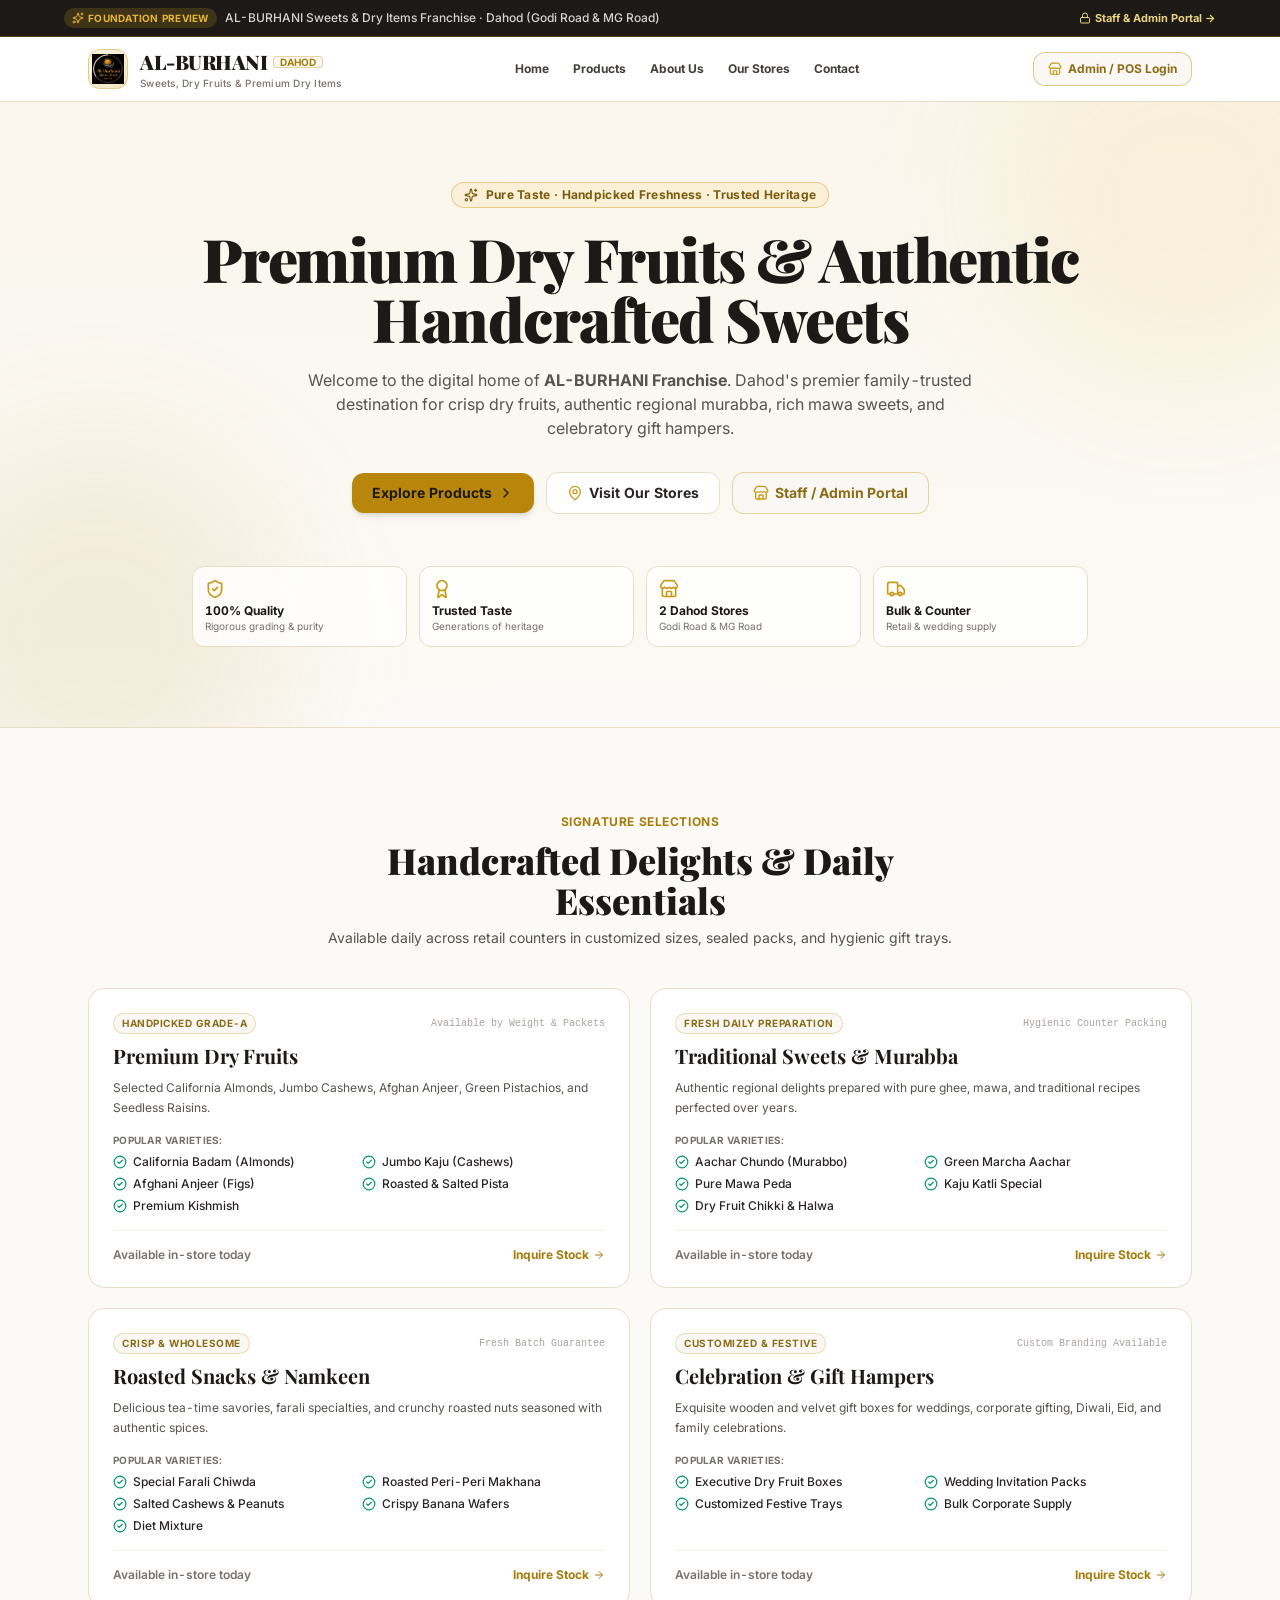
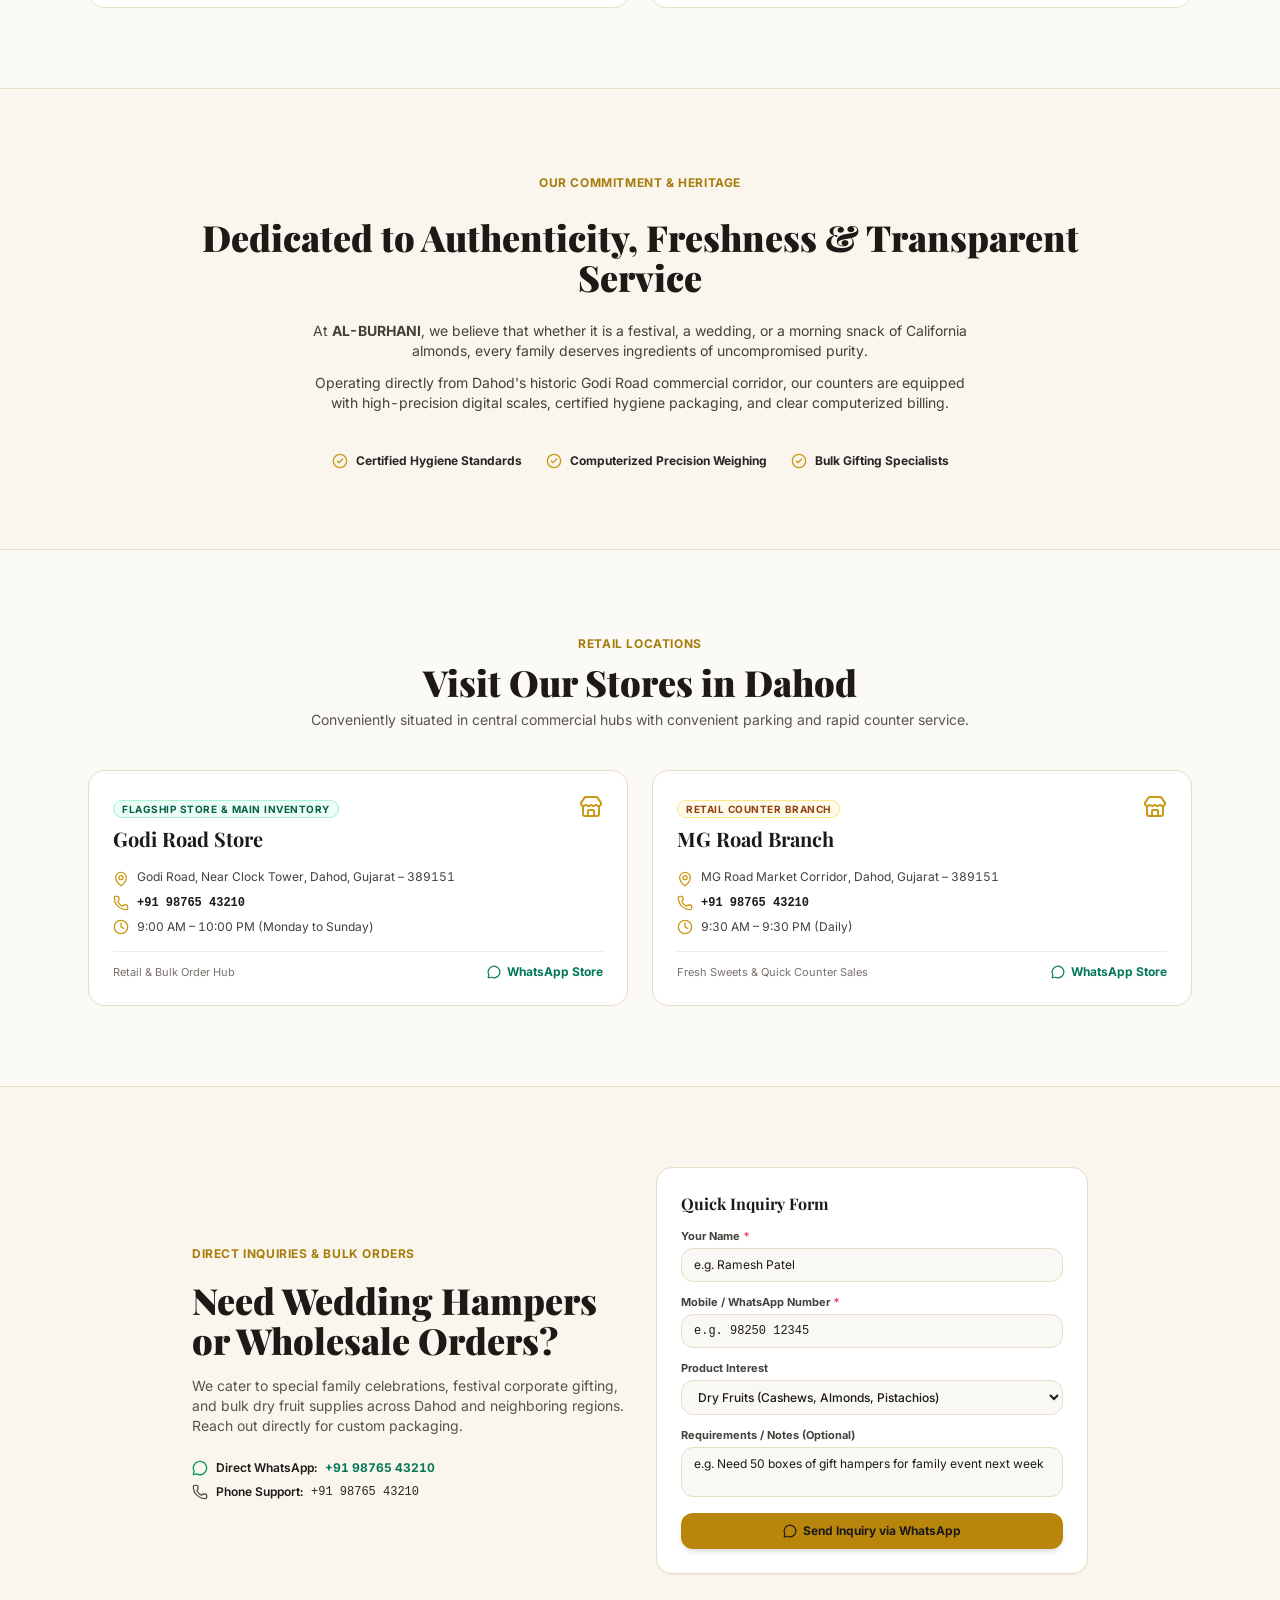
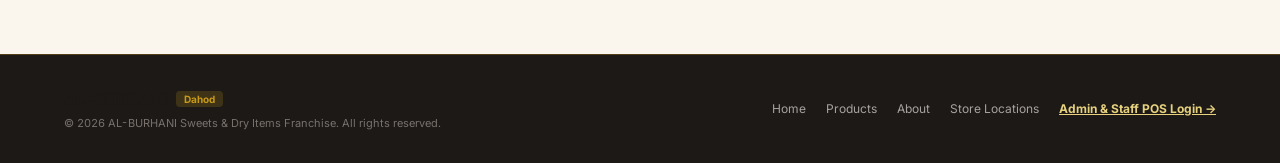
<file: index.html>
<!doctype html>
<html lang="en">
  <head>
    <meta charset="UTF-8" />
    <link rel="icon" type="image/svg+xml" href="./favicon.svg" />
    <link rel="apple-touch-icon" href="./icon-192.png" />
    <link rel="manifest" href="./manifest.webmanifest" />
    <meta name="viewport" content="width=device-width, initial-scale=1.0, maximum-scale=1.0, user-scalable=no, viewport-fit=cover" />
    <meta name="theme-color" content="#FAF8F5" />
    <meta name="apple-mobile-web-app-capable" content="yes" />
    <meta name="mobile-web-app-capable" content="yes" />
    <meta name="apple-mobile-web-app-status-bar-style" content="default" />
    <meta name="apple-mobile-web-app-title" content="AL-BURHANI POS" />
    <meta name="format-detection" content="telephone=no" />
    <title>AL-BURHANI | Sweets & Dry Items - POS & Inventory</title>
    <meta name="description" content="AL-BURHANI Sweets & Dry Items - Premium POS, Barcode Billing, and Stock Management System." />

    <!-- Google Fonts for Luxury Aesthetic -->
    <link rel="preconnect" href="https://fonts.googleapis.com">
    <link rel="preconnect" href="https://fonts.gstatic.com" crossorigin>
    <link href="https://fonts.googleapis.com/css2?family=Cinzel:wght@400;600;700;800&family=Playfair+Display:ital,wght@0,400;0,500;0,600;0,700;1,400;1,500&family=Inter:wght@300;400;500;600;700&family=Jost:wght@300;400;500;600&display=swap" rel="stylesheet">
    <script type="module" crossorigin src="./assets/index-DeiB6h8k.js"></script>
    <link rel="stylesheet" crossorigin href="./assets/index-B2EWOMfC.css">
  </head>
  <body class="bg-[#FAF8F5] text-[#1C1917] antialiased selection:bg-[#D4AF37]/30 selection:text-[#1C1917]">
    <div id="root"></div>
  </body>
</html>
</file>
<file: assets/index-B2EWOMfC.css>
@import "https://fonts.googleapis.com/css2?family=Inter:wght@300;400;500;600;700;800;900&display=swap";*,:before,:after,::backdrop{--tw-border-spacing-x:0;--tw-border-spacing-y:0;--tw-translate-x:0;--tw-translate-y:0;--tw-rotate:0;--tw-skew-x:0;--tw-skew-y:0;--tw-scale-x:1;--tw-scale-y:1;--tw-pan-x: ;--tw-pan-y: ;--tw-pinch-zoom: ;--tw-scroll-snap-strictness:proximity;--tw-gradient-from-position: ;--tw-gradient-via-position: ;--tw-gradient-to-position: ;--tw-ordinal: ;--tw-slashed-zero: ;--tw-numeric-figure: ;--tw-numeric-spacing: ;--tw-numeric-fraction: ;--tw-ring-inset: ;--tw-ring-offset-width:0px;--tw-ring-offset-color:#fff;--tw-ring-color:#3b82f680;--tw-ring-offset-shadow:0 0 #0000;--tw-ring-shadow:0 0 #0000;--tw-shadow:0 0 #0000;--tw-shadow-colored:0 0 #0000;--tw-blur: ;--tw-brightness: ;--tw-contrast: ;--tw-grayscale: ;--tw-hue-rotate: ;--tw-invert: ;--tw-saturate: ;--tw-sepia: ;--tw-drop-shadow: ;--tw-backdrop-blur: ;--tw-backdrop-brightness: ;--tw-backdrop-contrast: ;--tw-backdrop-grayscale: ;--tw-backdrop-hue-rotate: ;--tw-backdrop-invert: ;--tw-backdrop-opacity: ;--tw-backdrop-saturate: ;--tw-backdrop-sepia: ;--tw-contain-size: ;--tw-contain-layout: ;--tw-contain-paint: ;--tw-contain-style: }*,:before,:after{box-sizing:border-box;border:0 solid #e5e7eb}:before,:after{--tw-content:""}html,:host{-webkit-text-size-adjust:100%;tab-size:4;font-feature-settings:normal;font-variation-settings:normal;-webkit-tap-highlight-color:transparent;font-family:Inter,sans-serif;line-height:1.5}body{line-height:inherit;margin:0}hr{height:0;color:inherit;border-top-width:1px}abbr:where([title]){-webkit-text-decoration:underline dotted;text-decoration:underline dotted}h1,h2,h3,h4,h5,h6{font-size:inherit;font-weight:inherit}a{color:inherit;-webkit-text-decoration:inherit;text-decoration:inherit}b,strong{font-weight:bolder}code,kbd,samp,pre{font-feature-settings:normal;font-variation-settings:normal;font-family:ui-monospace,SFMono-Regular,Menlo,Monaco,Consolas,Liberation Mono,Courier New,monospace;font-size:1em}small{font-size:80%}sub,sup{vertical-align:baseline;font-size:75%;line-height:0;position:relative}sub{bottom:-.25em}sup{top:-.5em}table{text-indent:0;border-color:inherit;border-collapse:collapse}button,input,optgroup,select,textarea{font-feature-settings:inherit;font-variation-settings:inherit;font-family:inherit;font-size:100%;font-weight:inherit;line-height:inherit;letter-spacing:inherit;color:inherit;margin:0;padding:0}button,select{text-transform:none}button,input:where([type=button]),input:where([type=reset]),input:where([type=submit]){-webkit-appearance:button;background-color:#0000;background-image:none}:-moz-focusring{outline:auto}:-moz-ui-invalid{box-shadow:none}progress{vertical-align:baseline}::-webkit-inner-spin-button{height:auto}::-webkit-outer-spin-button{height:auto}[type=search]{-webkit-appearance:textfield;outline-offset:-2px}::-webkit-search-decoration{-webkit-appearance:none}::-webkit-file-upload-button{-webkit-appearance:button;font:inherit}summary{display:list-item}blockquote,dl,dd,h1,h2,h3,h4,h5,h6,hr,figure,p,pre{margin:0}fieldset{margin:0;padding:0}legend{padding:0}ol,ul,menu{margin:0;padding:0;list-style:none}dialog{padding:0}textarea{resize:vertical}input::-moz-placeholder{opacity:1;color:#9ca3af}textarea::-moz-placeholder{opacity:1;color:#9ca3af}input::placeholder,textarea::placeholder{opacity:1;color:#9ca3af}button,[role=button]{cursor:pointer}:disabled{cursor:default}img,svg,video,canvas,audio,iframe,embed,object{vertical-align:middle;display:block}img,video{max-width:100%;height:auto}[hidden]:where(:not([hidden=until-found])){display:none}:root{--lightningcss-light:initial;--lightningcss-dark: ;color-scheme:light;--background:40, 25%, 98%;--secondary:40, 30%, 96%;--card:0, 0%, 100%;--sidebar:0, 0%, 100%;--sidebar-border:43, 40%, 88%;--border:43, 35%, 85%;--foreground:24, 10%, 10%;--text:24, 10%, 10%;--secondary-foreground:24, 5%, 38%;--primary:43, 72%, 46%;--primary-foreground:0, 0%, 100%;--primary-hover:43, 75%, 40%;--accent:43, 72%, 46%;--accent-foreground:0, 0%, 100%;--muted:40, 25%, 95%;--muted-foreground:24, 5%, 45%;--success:152, 69%, 36%;--warning:38, 92%, 45%;--danger:0, 84%, 55%;--gold:#c99a18;--gold-light:#dfb738;--gold-dark:#a67d0c;--gold-muted:#b8962e;--gold-border:#c99a183d}html{height:100%;overflow-x:hidden}body{-webkit-font-smoothing:antialiased;-moz-osx-font-smoothing:grayscale;color:#1c1917;font-variant-numeric:tabular-nums lining-nums;touch-action:manipulation;-webkit-tap-highlight-color:transparent;background-color:#faf8f5;min-height:100dvh;font-family:Inter,system-ui,-apple-system,sans-serif;overflow-x:hidden}@media screen and (width<=768px){:where(input[type=text],input[type=number],input[type=email],input[type=search],select,textarea){font-size:16px!important}}::-webkit-scrollbar{width:6px;height:6px}::-webkit-scrollbar-track{background:#faf8f5}::-webkit-scrollbar-thumb{background:#c99a1847;border-radius:9999px}::-webkit-scrollbar-thumb:hover{background:#c99a1880}:where(input[type=text]:not([data-login-input]),input[type=number]:not([data-login-input]),input[type=email]:not([data-login-input]),input[type=search]:not([data-login-input]),input[type=tel]:not([data-login-input]),select:not([data-login-input]),textarea:not([data-login-input])){color:#1c1917;background:#fff;border:1px solid #c99a1847;border-radius:.75rem;width:100%;padding:.5rem .875rem;transition-property:all;transition-duration:.2s;transition-timing-function:cubic-bezier(.4,0,.2,1)}:where(input,select,textarea).text-white,:where(input,select,textarea)[class*=text-white],:where(input,select,textarea)[class*=bg-black],:where(input,select,textarea)[class*=bg-zinc-9],:where(input,select,textarea)[class*=bg-zinc-8],:where(input,select,textarea)[class*="bg-[#1"],:where(input,select,textarea).\!text-white{color:#fff!important;-webkit-text-fill-color:#fff!important}:where(input,select,textarea).text-stone-900,:where(input,select,textarea)[class*=text-stone],:where(input,select,textarea)[class*=bg-white],:where(input,select,textarea)[class*="bg-[#FAF8F5]"]{color:#1c1917!important;-webkit-text-fill-color:#1c1917!important}input:focus,select:focus,textarea:focus{border-color:#c99a18;outline:none;box-shadow:0 0 0 3px #c99a1829}input::-moz-placeholder{color:#a8a29e}textarea::-moz-placeholder{color:#a8a29e}input::placeholder,textarea::placeholder{color:#a8a29e}.no-spinner::-webkit-outer-spin-button{-webkit-appearance:none;margin:0}.no-spinner::-webkit-inner-spin-button{-webkit-appearance:none;margin:0}.no-spinner{-moz-appearance:textfield}input[data-login-input],.login-input{color:#fff!important;-webkit-text-fill-color:#fff!important;caret-color:#e7c75a!important;background-color:#181d26!important}input[data-login-input]:-webkit-autofill{transition:background-color 5000s ease-in-out;-webkit-text-fill-color:#fff!important;color:#fff!important;caret-color:#e7c75a!important;box-shadow:inset 0 0 0 1000px #181d26!important}input[data-login-input]:-webkit-autofill:hover{transition:background-color 5000s ease-in-out;-webkit-text-fill-color:#fff!important;color:#fff!important;caret-color:#e7c75a!important;box-shadow:inset 0 0 0 1000px #181d26!important}input[data-login-input]:-webkit-autofill:focus{transition:background-color 5000s ease-in-out;-webkit-text-fill-color:#fff!important;color:#fff!important;caret-color:#e7c75a!important;box-shadow:inset 0 0 0 1000px #181d26!important}input[data-login-input]:-webkit-autofill:active{transition:background-color 5000s ease-in-out;-webkit-text-fill-color:#fff!important;color:#fff!important;caret-color:#e7c75a!important;box-shadow:inset 0 0 0 1000px #181d26!important}.login-input:-webkit-autofill{transition:background-color 5000s ease-in-out;-webkit-text-fill-color:#fff!important;color:#fff!important;caret-color:#e7c75a!important;box-shadow:inset 0 0 0 1000px #181d26!important}.login-input:-webkit-autofill:hover{transition:background-color 5000s ease-in-out;-webkit-text-fill-color:#fff!important;color:#fff!important;caret-color:#e7c75a!important;box-shadow:inset 0 0 0 1000px #181d26!important}.login-input:-webkit-autofill:focus{transition:background-color 5000s ease-in-out;-webkit-text-fill-color:#fff!important;color:#fff!important;caret-color:#e7c75a!important;box-shadow:inset 0 0 0 1000px #181d26!important}.login-input:-webkit-autofill:active{transition:background-color 5000s ease-in-out;-webkit-text-fill-color:#fff!important;color:#fff!important;caret-color:#e7c75a!important;box-shadow:inset 0 0 0 1000px #181d26!important}input[data-login-input]::-moz-placeholder{color:#9ca3af!important;-webkit-text-fill-color:#9ca3af!important;opacity:1!important}.login-input::-moz-placeholder{color:#9ca3af!important;-webkit-text-fill-color:#9ca3af!important;opacity:1!important}input[data-login-input]::placeholder,.login-input::placeholder{color:#9ca3af!important;-webkit-text-fill-color:#9ca3af!important;opacity:1!important}.pointer-events-none{pointer-events:none}.pointer-events-auto{pointer-events:auto}.visible{visibility:visible}.collapse{visibility:collapse}.static{position:static}.fixed{position:fixed}.absolute{position:absolute}.relative{position:relative}.sticky{position:sticky}.inset-0{inset:0}.inset-x-0{left:0;right:0}.inset-y-0{top:0;bottom:0}.-bottom-24{bottom:-6rem}.-bottom-36{bottom:-9rem}.-left-24{left:-6rem}.-left-36{left:-9rem}.-right-1\.5{right:-.375rem}.-right-2{right:-.5rem}.-right-24{right:-6rem}.-right-36{right:-9rem}.-top-1\.5{top:-.375rem}.-top-24{top:-6rem}.-top-36{top:-9rem}.bottom-0{bottom:0}.bottom-2{bottom:.5rem}.bottom-\[14\%\]{bottom:14%}.bottom-\[24\%\]{bottom:24%}.bottom-full{bottom:100%}.left-0{left:0}.left-1\/2{left:50%}.left-2{left:.5rem}.left-2\.5{left:.625rem}.left-3{left:.75rem}.left-3\.5{left:.875rem}.left-\[10\%\]{left:10%}.left-\[14\%\]{left:14%}.right-0{right:0}.right-1{right:.25rem}.right-1\.5{right:.375rem}.right-2{right:.5rem}.right-2\.5{right:.625rem}.right-3\.5{right:.875rem}.right-4{right:1rem}.right-\[11\%\]{right:11%}.right-\[8\%\]{right:8%}.top-0{top:0}.top-1\.5{top:.375rem}.top-1\/2{top:50%}.top-3\.5{top:.875rem}.top-4{top:1rem}.top-\[16\%\]{top:16%}.top-\[26\%\]{top:26%}.top-full{top:100%}.z-0{z-index:0}.z-10{z-index:10}.z-20{z-index:20}.z-30{z-index:30}.z-40{z-index:40}.z-50{z-index:50}.z-\[99998\]{z-index:99998}.col-span-12{grid-column:span 12/span 12}.col-span-4{grid-column:span 4/span 4}.col-span-full{grid-column:1/-1}.mx-1{margin-left:.25rem;margin-right:.25rem}.mx-auto{margin-left:auto;margin-right:auto}.my-0\.5{margin-top:.125rem;margin-bottom:.125rem}.my-1{margin-top:.25rem;margin-bottom:.25rem}.my-1\.5{margin-top:.375rem;margin-bottom:.375rem}.my-6{margin-top:1.5rem;margin-bottom:1.5rem}.my-auto{margin-top:auto;margin-bottom:auto}.mb-0\.5{margin-bottom:.125rem}.mb-1{margin-bottom:.25rem}.mb-1\.5{margin-bottom:.375rem}.mb-10{margin-bottom:2.5rem}.mb-2{margin-bottom:.5rem}.mb-3{margin-bottom:.75rem}.mb-3\.5{margin-bottom:.875rem}.mb-4{margin-bottom:1rem}.ml-0\.5{margin-left:.125rem}.ml-1{margin-left:.25rem}.ml-1\.5{margin-left:.375rem}.ml-2{margin-left:.5rem}.ml-auto{margin-left:auto}.mr-1{margin-right:.25rem}.mt-0\.5{margin-top:.125rem}.mt-1{margin-top:.25rem}.mt-1\.5{margin-top:.375rem}.mt-2{margin-top:.5rem}.mt-2\.5{margin-top:.625rem}.mt-3{margin-top:.75rem}.mt-4{margin-top:1rem}.mt-5{margin-top:1.25rem}.mt-auto{margin-top:auto}.line-clamp-2{-webkit-line-clamp:2;-webkit-box-orient:vertical;display:-webkit-box;overflow:hidden}.block{display:block}.inline-block{display:inline-block}.inline{display:inline}.flex{display:flex}.inline-flex{display:inline-flex}.table{display:table}.grid{display:grid}.hidden{display:none}.h-1{height:.25rem}.h-1\.5{height:.375rem}.h-10{height:2.5rem}.h-12{height:3rem}.h-14{height:3.5rem}.h-16{height:4rem}.h-2{height:.5rem}.h-2\.5{height:.625rem}.h-24{height:6rem}.h-3{height:.75rem}.h-3\.5{height:.875rem}.h-4{height:1rem}.h-40{height:10rem}.h-48{height:12rem}.h-5{height:1.25rem}.h-6{height:1.5rem}.h-60{height:15rem}.h-7{height:1.75rem}.h-8{height:2rem}.h-9{height:2.25rem}.h-96{height:24rem}.h-\[1\.5px\]{height:1.5px}.h-\[100dvh\]{height:100dvh}.h-\[15px\]{height:15px}.h-\[560px\]{height:560px}.h-\[720px\]{height:720px}.h-full{height:100%}.h-screen{height:100vh}.max-h-40{max-height:10rem}.max-h-48{max-height:12rem}.max-h-60{max-height:15rem}.max-h-\[30px\]{max-height:30px}.max-h-\[340px\]{max-height:340px}.max-h-\[460px\]{max-height:460px}.max-h-\[46px\]{max-height:46px}.max-h-\[500px\]{max-height:500px}.max-h-\[64px\]{max-height:64px}.max-h-\[75vh\]{max-height:75vh}.max-h-\[80vh\]{max-height:80vh}.max-h-\[85dvh\]{max-height:85dvh}.max-h-\[85vh\]{max-height:85vh}.max-h-\[90vh\]{max-height:90vh}.max-h-\[92dvh\]{max-height:92dvh}.max-h-\[92vh\]{max-height:92vh}.max-h-\[96dvh\]{max-height:96dvh}.min-h-0{min-height:0}.min-h-\[140px\]{min-height:140px}.min-h-\[160px\]{min-height:160px}.min-h-\[260px\]{min-height:260px}.min-h-\[44px\]{min-height:44px}.min-h-\[48px\]{min-height:48px}.min-h-screen{min-height:100vh}.w-1{width:.25rem}.w-1\.5{width:.375rem}.w-10{width:2.5rem}.w-11{width:2.75rem}.w-12{width:3rem}.w-14{width:3.5rem}.w-16{width:4rem}.w-2{width:.5rem}.w-2\.5{width:.625rem}.w-20{width:5rem}.w-24{width:6rem}.w-28{width:7rem}.w-3{width:.75rem}.w-3\.5{width:.875rem}.w-36{width:9rem}.w-4{width:1rem}.w-5{width:1.25rem}.w-52{width:13rem}.w-56{width:14rem}.w-6{width:1.5rem}.w-64{width:16rem}.w-7{width:1.75rem}.w-72{width:18rem}.w-8{width:2rem}.w-9{width:2.25rem}.w-96{width:24rem}.w-\[190mm\]{width:190mm}.w-\[230px\]{width:230px}.w-\[260px\]{width:260px}.w-\[300px\]{width:300px}.w-\[48mm\]{width:48mm}.w-\[560px\]{width:560px}.w-\[720px\]{width:720px}.w-\[72mm\]{width:72mm}.w-\[72px\]{width:72px}.w-fit{width:fit-content}.w-full{width:100%}.w-screen{width:100vw}.min-w-0{min-width:0}.min-w-\[130px\]{min-width:130px}.min-w-\[15px\]{min-width:15px}.min-w-\[200px\]{min-width:200px}.min-w-\[44px\]{min-width:44px}.max-w-2xl{max-width:42rem}.max-w-4xl{max-width:56rem}.max-w-5xl{max-width:64rem}.max-w-6xl{max-width:72rem}.max-w-7xl{max-width:80rem}.max-w-\[110px\]{max-width:110px}.max-w-\[130px\]{max-width:130px}.max-w-\[150px\]{max-width:150px}.max-w-\[190mm\]{max-width:190mm}.max-w-\[200px\]{max-width:200px}.max-w-\[220px\]{max-width:220px}.max-w-\[460px\]{max-width:460px}.max-w-\[48mm\]{max-width:48mm}.max-w-\[72mm\]{max-width:72mm}.max-w-full{max-width:100%}.max-w-lg{max-width:32rem}.max-w-md{max-width:28rem}.max-w-sm{max-width:24rem}.max-w-xl{max-width:36rem}.max-w-xs{max-width:20rem}.flex-1{flex:1}.shrink-0{flex-shrink:0}.border-collapse{border-collapse:collapse}.-translate-x-1\/2{--tw-translate-x:-50%;transform:translate(var(--tw-translate-x), var(--tw-translate-y)) rotate(var(--tw-rotate)) skewX(var(--tw-skew-x)) skewY(var(--tw-skew-y)) scaleX(var(--tw-scale-x)) scaleY(var(--tw-scale-y))}.-translate-x-full{--tw-translate-x:-100%;transform:translate(var(--tw-translate-x), var(--tw-translate-y)) rotate(var(--tw-rotate)) skewX(var(--tw-skew-x)) skewY(var(--tw-skew-y)) scaleX(var(--tw-scale-x)) scaleY(var(--tw-scale-y))}.-translate-y-1\/2{--tw-translate-y:-50%;transform:translate(var(--tw-translate-x), var(--tw-translate-y)) rotate(var(--tw-rotate)) skewX(var(--tw-skew-x)) skewY(var(--tw-skew-y)) scaleX(var(--tw-scale-x)) scaleY(var(--tw-scale-y))}.translate-x-0{--tw-translate-x:0px;transform:translate(var(--tw-translate-x), var(--tw-translate-y)) rotate(var(--tw-rotate)) skewX(var(--tw-skew-x)) skewY(var(--tw-skew-y)) scaleX(var(--tw-scale-x)) scaleY(var(--tw-scale-y))}.transform{transform:translate(var(--tw-translate-x), var(--tw-translate-y)) rotate(var(--tw-rotate)) skewX(var(--tw-skew-x)) skewY(var(--tw-skew-y)) scaleX(var(--tw-scale-x)) scaleY(var(--tw-scale-y))}@keyframes bounce{0%,to{animation-timing-function:cubic-bezier(.8,0,1,1);transform:translateY(-25%)}50%{animation-timing-function:cubic-bezier(0,0,.2,1);transform:none}}.animate-bounce{animation:1s infinite bounce}@keyframes ping{75%,to{opacity:0;transform:scale(2)}}.animate-ping{animation:1s cubic-bezier(0,0,.2,1) infinite ping}@keyframes pulse{50%{opacity:.5}}.animate-pulse{animation:2s cubic-bezier(.4,0,.6,1) infinite pulse}@keyframes spin{to{transform:rotate(360deg)}}.animate-spin{animation:1s linear infinite spin}.cursor-pointer{cursor:pointer}.cursor-text{cursor:text}.select-none{-webkit-user-select:none;user-select:none}.select-all{-webkit-user-select:all;user-select:all}.resize-none{resize:none}.resize{resize:both}.list-disc{list-style-type:disc}.break-inside-avoid{-moz-column-break-inside:avoid;break-inside:avoid}.grid-cols-1{grid-template-columns:repeat(1,minmax(0,1fr))}.grid-cols-12{grid-template-columns:repeat(12,minmax(0,1fr))}.grid-cols-2{grid-template-columns:repeat(2,minmax(0,1fr))}.grid-cols-3{grid-template-columns:repeat(3,minmax(0,1fr))}.grid-cols-4{grid-template-columns:repeat(4,minmax(0,1fr))}.grid-cols-5{grid-template-columns:repeat(5,minmax(0,1fr))}.grid-cols-7{grid-template-columns:repeat(7,minmax(0,1fr))}.flex-col{flex-direction:column}.flex-wrap{flex-wrap:wrap}.flex-nowrap{flex-wrap:nowrap}.items-start{align-items:flex-start}.items-end{align-items:flex-end}.items-center{align-items:center}.items-baseline{align-items:baseline}.items-stretch{align-items:stretch}.justify-start{justify-content:flex-start}.justify-end{justify-content:flex-end}.justify-center{justify-content:center}.justify-between{justify-content:space-between}.justify-around{justify-content:space-around}.gap-0\.5{gap:.125rem}.gap-1{gap:.25rem}.gap-1\.5{gap:.375rem}.gap-2{gap:.5rem}.gap-2\.5{gap:.625rem}.gap-3{gap:.75rem}.gap-3\.5{gap:.875rem}.gap-4{gap:1rem}.gap-5{gap:1.25rem}.gap-6{gap:1.5rem}.gap-8{gap:2rem}.gap-x-2\.5{-moz-column-gap:.625rem;column-gap:.625rem}.gap-y-1\.5{row-gap:.375rem}.space-y-0\.5>:not([hidden])~:not([hidden]){--tw-space-y-reverse:0;margin-top:calc(.125rem * calc(1 - var(--tw-space-y-reverse)));margin-bottom:calc(.125rem * var(--tw-space-y-reverse))}.space-y-1>:not([hidden])~:not([hidden]){--tw-space-y-reverse:0;margin-top:calc(.25rem * calc(1 - var(--tw-space-y-reverse)));margin-bottom:calc(.25rem * var(--tw-space-y-reverse))}.space-y-1\.5>:not([hidden])~:not([hidden]){--tw-space-y-reverse:0;margin-top:calc(.375rem * calc(1 - var(--tw-space-y-reverse)));margin-bottom:calc(.375rem * var(--tw-space-y-reverse))}.space-y-2>:not([hidden])~:not([hidden]){--tw-space-y-reverse:0;margin-top:calc(.5rem * calc(1 - var(--tw-space-y-reverse)));margin-bottom:calc(.5rem * var(--tw-space-y-reverse))}.space-y-2\.5>:not([hidden])~:not([hidden]){--tw-space-y-reverse:0;margin-top:calc(.625rem * calc(1 - var(--tw-space-y-reverse)));margin-bottom:calc(.625rem * var(--tw-space-y-reverse))}.space-y-3>:not([hidden])~:not([hidden]){--tw-space-y-reverse:0;margin-top:calc(.75rem * calc(1 - var(--tw-space-y-reverse)));margin-bottom:calc(.75rem * var(--tw-space-y-reverse))}.space-y-3\.5>:not([hidden])~:not([hidden]){--tw-space-y-reverse:0;margin-top:calc(.875rem * calc(1 - var(--tw-space-y-reverse)));margin-bottom:calc(.875rem * var(--tw-space-y-reverse))}.space-y-4>:not([hidden])~:not([hidden]){--tw-space-y-reverse:0;margin-top:calc(1rem * calc(1 - var(--tw-space-y-reverse)));margin-bottom:calc(1rem * var(--tw-space-y-reverse))}.space-y-5>:not([hidden])~:not([hidden]){--tw-space-y-reverse:0;margin-top:calc(1.25rem * calc(1 - var(--tw-space-y-reverse)));margin-bottom:calc(1.25rem * var(--tw-space-y-reverse))}.space-y-6>:not([hidden])~:not([hidden]){--tw-space-y-reverse:0;margin-top:calc(1.5rem * calc(1 - var(--tw-space-y-reverse)));margin-bottom:calc(1.5rem * var(--tw-space-y-reverse))}.divide-y>:not([hidden])~:not([hidden]){--tw-divide-y-reverse:0;border-top-width:calc(1px * calc(1 - var(--tw-divide-y-reverse)));border-bottom-width:calc(1px * var(--tw-divide-y-reverse))}.divide-\[\#E8DEC8\]>:not([hidden])~:not([hidden]){--tw-divide-opacity:1;border-color:rgb(232 222 200/var(--tw-divide-opacity,1))}.divide-\[\#E8DEC8\]\/60>:not([hidden])~:not([hidden]){border-color:#e8dec899}.divide-\[\#F0EBE0\]>:not([hidden])~:not([hidden]){--tw-divide-opacity:1;border-color:rgb(240 235 224/var(--tw-divide-opacity,1))}.divide-\[\#F5F2EB\]>:not([hidden])~:not([hidden]){--tw-divide-opacity:1;border-color:rgb(245 242 235/var(--tw-divide-opacity,1))}.divide-black\/30>:not([hidden])~:not([hidden]){border-color:#0000004d}.divide-stone-100>:not([hidden])~:not([hidden]){--tw-divide-opacity:1;border-color:rgb(245 245 244/var(--tw-divide-opacity,1))}.divide-stone-200>:not([hidden])~:not([hidden]){--tw-divide-opacity:1;border-color:rgb(231 229 228/var(--tw-divide-opacity,1))}.self-stretch{align-self:stretch}.overflow-hidden{overflow:hidden}.overflow-x-auto{overflow-x:auto}.overflow-y-auto{overflow-y:auto}.truncate{text-overflow:ellipsis;white-space:nowrap;overflow:hidden}.whitespace-nowrap{white-space:nowrap}.break-words{overflow-wrap:break-word}.break-all{word-break:break-all}.rounded{border-radius:.25rem}.rounded-2xl{border-radius:1rem}.rounded-3xl{border-radius:1.5rem}.rounded-\[24px\]{border-radius:24px}.rounded-full{border-radius:9999px}.rounded-lg{border-radius:.5rem}.rounded-md{border-radius:.375rem}.rounded-xl{border-radius:.75rem}.border{border-width:1px}.border-2{border-width:2px}.border-y{border-top-width:1px;border-bottom-width:1px}.border-b{border-bottom-width:1px}.border-b-2{border-bottom-width:2px}.border-r{border-right-width:1px}.border-t{border-top-width:1px}.border-t-2{border-top-width:2px}.border-dashed{border-style:dashed}.border-dotted{border-style:dotted}.\!border-white\/\[0\.12\]{border-color:#ffffff1f!important}.border-\[\#B8860B\]{--tw-border-opacity:1;border-color:rgb(184 134 11/var(--tw-border-opacity,1))}.border-\[\#C99A18\]{--tw-border-opacity:1;border-color:rgb(201 154 24/var(--tw-border-opacity,1))}.border-\[\#C99A18\]\/30{border-color:#c99a184d}.border-\[\#C99A18\]\/40{border-color:#c99a1866}.border-\[\#C99A18\]\/50{border-color:#c99a1880}.border-\[\#C99A18\]\/60{border-color:#c99a1899}.border-\[\#D4AF37\]{--tw-border-opacity:1;border-color:rgb(212 175 55/var(--tw-border-opacity,1))}.border-\[\#D4AF37\]\/20{border-color:#d4af3733}.border-\[\#D4AF37\]\/25{border-color:#d4af3740}.border-\[\#D4AF37\]\/30{border-color:#d4af374d}.border-\[\#D4AF37\]\/35{border-color:#d4af3759}.border-\[\#D4AF37\]\/40{border-color:#d4af3766}.border-\[\#D4AF37\]\/50{border-color:#d4af3780}.border-\[\#D4AF37\]\/60{border-color:#d4af3799}.border-\[\#E8DEC8\]{--tw-border-opacity:1;border-color:rgb(232 222 200/var(--tw-border-opacity,1))}.border-\[\#F0EBE0\]{--tw-border-opacity:1;border-color:rgb(240 235 224/var(--tw-border-opacity,1))}.border-\[\#F5F2EB\]{--tw-border-opacity:1;border-color:rgb(245 242 235/var(--tw-border-opacity,1))}.border-amber-200{--tw-border-opacity:1;border-color:rgb(253 230 138/var(--tw-border-opacity,1))}.border-amber-300{--tw-border-opacity:1;border-color:rgb(252 211 77/var(--tw-border-opacity,1))}.border-amber-400{--tw-border-opacity:1;border-color:rgb(251 191 36/var(--tw-border-opacity,1))}.border-amber-500{--tw-border-opacity:1;border-color:rgb(245 158 11/var(--tw-border-opacity,1))}.border-amber-500\/25{border-color:#f59e0b40}.border-amber-500\/30{border-color:#f59e0b4d}.border-amber-500\/40{border-color:#f59e0b66}.border-black{--tw-border-opacity:1;border-color:rgb(0 0 0/var(--tw-border-opacity,1))}.border-black\/20{border-color:#0003}.border-blue-200{--tw-border-opacity:1;border-color:rgb(191 219 254/var(--tw-border-opacity,1))}.border-blue-300{--tw-border-opacity:1;border-color:rgb(147 197 253/var(--tw-border-opacity,1))}.border-blue-500\/25{border-color:#3b82f640}.border-cyan-200{--tw-border-opacity:1;border-color:rgb(165 243 252/var(--tw-border-opacity,1))}.border-emerald-200{--tw-border-opacity:1;border-color:rgb(167 243 208/var(--tw-border-opacity,1))}.border-emerald-300{--tw-border-opacity:1;border-color:rgb(110 231 183/var(--tw-border-opacity,1))}.border-emerald-500\/25{border-color:#10b98140}.border-emerald-500\/30{border-color:#10b9814d}.border-emerald-500\/40{border-color:#10b98166}.border-gray-400{--tw-border-opacity:1;border-color:rgb(156 163 175/var(--tw-border-opacity,1))}.border-indigo-300{--tw-border-opacity:1;border-color:rgb(165 180 252/var(--tw-border-opacity,1))}.border-orange-200{--tw-border-opacity:1;border-color:rgb(254 215 170/var(--tw-border-opacity,1))}.border-purple-200{--tw-border-opacity:1;border-color:rgb(233 213 255/var(--tw-border-opacity,1))}.border-purple-300{--tw-border-opacity:1;border-color:rgb(216 180 254/var(--tw-border-opacity,1))}.border-purple-500\/25{border-color:#a855f740}.border-red-200{--tw-border-opacity:1;border-color:rgb(254 202 202/var(--tw-border-opacity,1))}.border-red-500{--tw-border-opacity:1;border-color:rgb(239 68 68/var(--tw-border-opacity,1))}.border-red-500\/30{border-color:#ef44444d}.border-red-500\/35{border-color:#ef444459}.border-red-500\/40{border-color:#ef444466}.border-rose-100{--tw-border-opacity:1;border-color:rgb(255 228 230/var(--tw-border-opacity,1))}.border-rose-200{--tw-border-opacity:1;border-color:rgb(254 205 211/var(--tw-border-opacity,1))}.border-rose-400{--tw-border-opacity:1;border-color:rgb(251 113 133/var(--tw-border-opacity,1))}.border-rose-500\/25{border-color:#f43f5e40}.border-rose-500\/30{border-color:#f43f5e4d}.border-stone-200{--tw-border-opacity:1;border-color:rgb(231 229 228/var(--tw-border-opacity,1))}.border-stone-300{--tw-border-opacity:1;border-color:rgb(214 211 209/var(--tw-border-opacity,1))}.border-stone-400{--tw-border-opacity:1;border-color:rgb(168 162 158/var(--tw-border-opacity,1))}.border-stone-800{--tw-border-opacity:1;border-color:rgb(41 37 36/var(--tw-border-opacity,1))}.border-transparent{border-color:#0000}.border-white\/10{border-color:#ffffff1a}.border-white\/5{border-color:#ffffff0d}.border-white\/\[0\.04\]{border-color:#ffffff0a}.border-white\/\[0\.06\]{border-color:#ffffff0f}.border-white\/\[0\.08\]{border-color:#ffffff14}.border-white\/\[0\.1\]{border-color:#ffffff1a}.border-t-transparent{border-top-color:#0000}.\!bg-\[\#181D26\]{--tw-bg-opacity:1!important;background-color:rgb(24 29 38/var(--tw-bg-opacity,1))!important}.bg-\[\#050505\]{--tw-bg-opacity:1;background-color:rgb(5 5 5/var(--tw-bg-opacity,1))}.bg-\[\#0A0A0A\]{--tw-bg-opacity:1;background-color:rgb(10 10 10/var(--tw-bg-opacity,1))}.bg-\[\#0E0E0E\]{--tw-bg-opacity:1;background-color:rgb(14 14 14/var(--tw-bg-opacity,1))}.bg-\[\#121214\]{--tw-bg-opacity:1;background-color:rgb(18 18 20/var(--tw-bg-opacity,1))}.bg-\[\#121215\]\/90{background-color:#121215e6}.bg-\[\#141417\]{--tw-bg-opacity:1;background-color:rgb(20 20 23/var(--tw-bg-opacity,1))}.bg-\[\#161619\]{--tw-bg-opacity:1;background-color:rgb(22 22 25/var(--tw-bg-opacity,1))}.bg-\[\#1C1917\]{--tw-bg-opacity:1;background-color:rgb(28 25 23/var(--tw-bg-opacity,1))}.bg-\[\#1a1a1f\]{--tw-bg-opacity:1;background-color:rgb(26 26 31/var(--tw-bg-opacity,1))}.bg-\[\#A67D0C\]\/10{background-color:#a67d0c1a}.bg-\[\#B8860B\]{--tw-bg-opacity:1;background-color:rgb(184 134 11/var(--tw-bg-opacity,1))}.bg-\[\#C99A18\]{--tw-bg-opacity:1;background-color:rgb(201 154 24/var(--tw-bg-opacity,1))}.bg-\[\#C99A18\]\/15{background-color:#c99a1826}.bg-\[\#C99A18\]\/20{background-color:#c99a1833}.bg-\[\#D4AF37\]{--tw-bg-opacity:1;background-color:rgb(212 175 55/var(--tw-bg-opacity,1))}.bg-\[\#D4AF37\]\/10{background-color:#d4af371a}.bg-\[\#D4AF37\]\/15{background-color:#d4af3726}.bg-\[\#D4AF37\]\/20{background-color:#d4af3733}.bg-\[\#D4AF37\]\/5{background-color:#d4af370d}.bg-\[\#E5B537\]\/10{background-color:#e5b5371a}.bg-\[\#F0D16A\]{--tw-bg-opacity:1;background-color:rgb(240 209 106/var(--tw-bg-opacity,1))}.bg-\[\#F5EACB\]{--tw-bg-opacity:1;background-color:rgb(245 234 203/var(--tw-bg-opacity,1))}.bg-\[\#F5EFE0\]{--tw-bg-opacity:1;background-color:rgb(245 239 224/var(--tw-bg-opacity,1))}.bg-\[\#FAF0D7\]{--tw-bg-opacity:1;background-color:rgb(250 240 215/var(--tw-bg-opacity,1))}.bg-\[\#FAF6ED\]{--tw-bg-opacity:1;background-color:rgb(250 246 237/var(--tw-bg-opacity,1))}.bg-\[\#FAF8F5\]{--tw-bg-opacity:1;background-color:rgb(250 248 245/var(--tw-bg-opacity,1))}.bg-\[\#FBF7EE\]{--tw-bg-opacity:1;background-color:rgb(251 247 238/var(--tw-bg-opacity,1))}.bg-\[\#FCFAF6\]{--tw-bg-opacity:1;background-color:rgb(252 250 246/var(--tw-bg-opacity,1))}.bg-\[\#FDFBF7\]{--tw-bg-opacity:1;background-color:rgb(253 251 247/var(--tw-bg-opacity,1))}.bg-\[\#FFF0AA\]{--tw-bg-opacity:1;background-color:rgb(255 240 170/var(--tw-bg-opacity,1))}.bg-amber-100{--tw-bg-opacity:1;background-color:rgb(254 243 199/var(--tw-bg-opacity,1))}.bg-amber-50{--tw-bg-opacity:1;background-color:rgb(255 251 235/var(--tw-bg-opacity,1))}.bg-amber-50\/20{background-color:#fffbeb33}.bg-amber-50\/50{background-color:#fffbeb80}.bg-amber-50\/60{background-color:#fffbeb99}.bg-amber-50\/80{background-color:#fffbebcc}.bg-amber-50\/90{background-color:#fffbebe6}.bg-amber-500{--tw-bg-opacity:1;background-color:rgb(245 158 11/var(--tw-bg-opacity,1))}.bg-amber-500\/10{background-color:#f59e0b1a}.bg-amber-500\/15{background-color:#f59e0b26}.bg-amber-500\/20{background-color:#f59e0b33}.bg-amber-950\/60{background-color:#451a0399}.bg-black\/15{background-color:#00000026}.bg-black\/40{background-color:#0006}.bg-black\/50{background-color:#00000080}.bg-black\/60{background-color:#0009}.bg-black\/70{background-color:#000000b3}.bg-black\/80{background-color:#000c}.bg-blue-50{--tw-bg-opacity:1;background-color:rgb(239 246 255/var(--tw-bg-opacity,1))}.bg-blue-50\/20{background-color:#eff6ff33}.bg-blue-500{--tw-bg-opacity:1;background-color:rgb(59 130 246/var(--tw-bg-opacity,1))}.bg-blue-500\/15{background-color:#3b82f626}.bg-blue-500\/20{background-color:#3b82f633}.bg-blue-500\/5{background-color:#3b82f60d}.bg-cyan-50{--tw-bg-opacity:1;background-color:rgb(236 254 255/var(--tw-bg-opacity,1))}.bg-emerald-100{--tw-bg-opacity:1;background-color:rgb(209 250 229/var(--tw-bg-opacity,1))}.bg-emerald-400{--tw-bg-opacity:1;background-color:rgb(52 211 153/var(--tw-bg-opacity,1))}.bg-emerald-50{--tw-bg-opacity:1;background-color:rgb(236 253 245/var(--tw-bg-opacity,1))}.bg-emerald-50\/50{background-color:#ecfdf580}.bg-emerald-500{--tw-bg-opacity:1;background-color:rgb(16 185 129/var(--tw-bg-opacity,1))}.bg-emerald-500\/10{background-color:#10b9811a}.bg-emerald-500\/15{background-color:#10b98126}.bg-emerald-500\/20{background-color:#10b98133}.bg-emerald-500\/5{background-color:#10b9810d}.bg-emerald-600{--tw-bg-opacity:1;background-color:rgb(5 150 105/var(--tw-bg-opacity,1))}.bg-emerald-700{--tw-bg-opacity:1;background-color:rgb(4 120 87/var(--tw-bg-opacity,1))}.bg-emerald-950\/70{background-color:#022c22b3}.bg-gray-100{--tw-bg-opacity:1;background-color:rgb(243 244 246/var(--tw-bg-opacity,1))}.bg-indigo-50{--tw-bg-opacity:1;background-color:rgb(238 242 255/var(--tw-bg-opacity,1))}.bg-indigo-600{--tw-bg-opacity:1;background-color:rgb(79 70 229/var(--tw-bg-opacity,1))}.bg-orange-50{--tw-bg-opacity:1;background-color:rgb(255 247 237/var(--tw-bg-opacity,1))}.bg-orange-500{--tw-bg-opacity:1;background-color:rgb(249 115 22/var(--tw-bg-opacity,1))}.bg-purple-50{--tw-bg-opacity:1;background-color:rgb(250 245 255/var(--tw-bg-opacity,1))}.bg-purple-50\/50{background-color:#faf5ff80}.bg-purple-500{--tw-bg-opacity:1;background-color:rgb(168 85 247/var(--tw-bg-opacity,1))}.bg-purple-500\/15{background-color:#a855f726}.bg-purple-500\/20{background-color:#a855f733}.bg-purple-500\/5{background-color:#a855f70d}.bg-red-50{--tw-bg-opacity:1;background-color:rgb(254 242 242/var(--tw-bg-opacity,1))}.bg-red-500{--tw-bg-opacity:1;background-color:rgb(239 68 68/var(--tw-bg-opacity,1))}.bg-red-500\/10{background-color:#ef44441a}.bg-red-500\/15{background-color:#ef444426}.bg-red-500\/20{background-color:#ef444433}.bg-red-950\/20{background-color:#450a0a33}.bg-red-950\/60{background-color:#450a0a99}.bg-red-950\/70{background-color:#450a0ab3}.bg-rose-100{--tw-bg-opacity:1;background-color:rgb(255 228 230/var(--tw-bg-opacity,1))}.bg-rose-50{--tw-bg-opacity:1;background-color:rgb(255 241 242/var(--tw-bg-opacity,1))}.bg-rose-50\/20{background-color:#fff1f233}.bg-rose-50\/30{background-color:#fff1f24d}.bg-rose-50\/50{background-color:#fff1f280}.bg-rose-500{--tw-bg-opacity:1;background-color:rgb(244 63 94/var(--tw-bg-opacity,1))}.bg-rose-500\/10{background-color:#f43f5e1a}.bg-rose-500\/15{background-color:#f43f5e26}.bg-rose-600{--tw-bg-opacity:1;background-color:rgb(225 29 72/var(--tw-bg-opacity,1))}.bg-stone-100{--tw-bg-opacity:1;background-color:rgb(245 245 244/var(--tw-bg-opacity,1))}.bg-stone-200{--tw-bg-opacity:1;background-color:rgb(231 229 228/var(--tw-bg-opacity,1))}.bg-stone-400{--tw-bg-opacity:1;background-color:rgb(168 162 158/var(--tw-bg-opacity,1))}.bg-stone-50{--tw-bg-opacity:1;background-color:rgb(250 250 249/var(--tw-bg-opacity,1))}.bg-stone-50\/50{background-color:#fafaf980}.bg-stone-700{--tw-bg-opacity:1;background-color:rgb(68 64 60/var(--tw-bg-opacity,1))}.bg-stone-900{--tw-bg-opacity:1;background-color:rgb(28 25 23/var(--tw-bg-opacity,1))}.bg-stone-900\/50{background-color:#1c191780}.bg-stone-900\/60{background-color:#1c191799}.bg-stone-900\/75{background-color:#1c1917bf}.bg-stone-900\/90{background-color:#1c1917e6}.bg-transparent{background-color:#0000}.bg-white{--tw-bg-opacity:1;background-color:rgb(255 255 255/var(--tw-bg-opacity,1))}.bg-white\/25{background-color:#ffffff40}.bg-white\/5{background-color:#ffffff0d}.bg-white\/80{background-color:#fffc}.bg-white\/95{background-color:#fffffff2}.bg-white\/\[0\.01\]{background-color:#ffffff03}.bg-white\/\[0\.02\]{background-color:#ffffff05}.bg-white\/\[0\.03\]{background-color:#ffffff08}.bg-white\/\[0\.04\]{background-color:#ffffff0a}.bg-white\/\[0\.06\]{background-color:#ffffff0f}.bg-white\/\[0\.08\]{background-color:#ffffff14}.bg-gradient-to-b{background-image:linear-gradient(to bottom, var(--tw-gradient-stops))}.bg-gradient-to-br{background-image:linear-gradient(to bottom right, var(--tw-gradient-stops))}.bg-gradient-to-r{background-image:linear-gradient(to right, var(--tw-gradient-stops))}.from-\[\#D4AF37\]{--tw-gradient-from:#d4af37 var(--tw-gradient-from-position);--tw-gradient-to:#d4af3700 var(--tw-gradient-to-position);--tw-gradient-stops:var(--tw-gradient-from), var(--tw-gradient-to)}.from-\[\#E7C75A\]\/60{--tw-gradient-from:#e7c75a99 var(--tw-gradient-from-position);--tw-gradient-to:#e7c75a00 var(--tw-gradient-to-position);--tw-gradient-stops:var(--tw-gradient-from), var(--tw-gradient-to)}.from-\[\#FAF5E6\]{--tw-gradient-from:#faf5e6 var(--tw-gradient-from-position);--tw-gradient-to:#faf5e600 var(--tw-gradient-to-position);--tw-gradient-stops:var(--tw-gradient-from), var(--tw-gradient-to)}.from-\[\#FAF6ED\]{--tw-gradient-from:#faf6ed var(--tw-gradient-from-position);--tw-gradient-to:#faf6ed00 var(--tw-gradient-to-position);--tw-gradient-stops:var(--tw-gradient-from), var(--tw-gradient-to)}.from-\[\#FAF8F5\]{--tw-gradient-from:#faf8f5 var(--tw-gradient-from-position);--tw-gradient-to:#faf8f500 var(--tw-gradient-to-position);--tw-gradient-stops:var(--tw-gradient-from), var(--tw-gradient-to)}.from-\[\#FBF7EE\]{--tw-gradient-from:#fbf7ee var(--tw-gradient-from-position);--tw-gradient-to:#fbf7ee00 var(--tw-gradient-to-position);--tw-gradient-stops:var(--tw-gradient-from), var(--tw-gradient-to)}.from-black{--tw-gradient-from:#000 var(--tw-gradient-from-position);--tw-gradient-to:#0000 var(--tw-gradient-to-position);--tw-gradient-stops:var(--tw-gradient-from), var(--tw-gradient-to)}.from-emerald-500{--tw-gradient-from:#10b981 var(--tw-gradient-from-position);--tw-gradient-to:#10b98100 var(--tw-gradient-to-position);--tw-gradient-stops:var(--tw-gradient-from), var(--tw-gradient-to)}.from-transparent{--tw-gradient-from:transparent var(--tw-gradient-from-position);--tw-gradient-to:#0000 var(--tw-gradient-to-position);--tw-gradient-stops:var(--tw-gradient-from), var(--tw-gradient-to)}.from-white{--tw-gradient-from:#fff var(--tw-gradient-from-position);--tw-gradient-to:#fff0 var(--tw-gradient-to-position);--tw-gradient-stops:var(--tw-gradient-from), var(--tw-gradient-to)}.via-\[\#161616\]{--tw-gradient-to:#16161600 var(--tw-gradient-to-position);--tw-gradient-stops:var(--tw-gradient-from), #161616 var(--tw-gradient-via-position), var(--tw-gradient-to)}.via-\[\#D4AF37\]\/30{--tw-gradient-to:#d4af3700 var(--tw-gradient-to-position);--tw-gradient-stops:var(--tw-gradient-from), #d4af374d var(--tw-gradient-via-position), var(--tw-gradient-to)}.via-\[\#E7C75A\]{--tw-gradient-to:#e7c75a00 var(--tw-gradient-to-position);--tw-gradient-stops:var(--tw-gradient-from), #e7c75a var(--tw-gradient-via-position), var(--tw-gradient-to)}.via-\[\#E7C75A\]\/70{--tw-gradient-to:#e7c75a00 var(--tw-gradient-to-position);--tw-gradient-stops:var(--tw-gradient-from), #e7c75ab3 var(--tw-gradient-via-position), var(--tw-gradient-to)}.via-\[\#FFFDF5\]{--tw-gradient-to:#fffdf500 var(--tw-gradient-to-position);--tw-gradient-stops:var(--tw-gradient-from), #fffdf5 var(--tw-gradient-via-position), var(--tw-gradient-to)}.via-white{--tw-gradient-to:#fff0 var(--tw-gradient-to-position);--tw-gradient-stops:var(--tw-gradient-from), #fff var(--tw-gradient-via-position), var(--tw-gradient-to)}.via-zinc-100{--tw-gradient-to:#f4f4f500 var(--tw-gradient-to-position);--tw-gradient-stops:var(--tw-gradient-from), #f4f4f5 var(--tw-gradient-via-position), var(--tw-gradient-to)}.to-\[\#B8860B\]{--tw-gradient-to:#b8860b var(--tw-gradient-to-position)}.to-\[\#C99A18\]{--tw-gradient-to:#c99a18 var(--tw-gradient-to-position)}.to-\[\#F1E4C3\]{--tw-gradient-to:#f1e4c3 var(--tw-gradient-to-position)}.to-\[\#F5EED9\]{--tw-gradient-to:#f5eed9 var(--tw-gradient-to-position)}.to-\[\#FAF8F5\]{--tw-gradient-to:#faf8f5 var(--tw-gradient-to-position)}.to-\[\#FCFAF6\]{--tw-gradient-to:#fcfaf6 var(--tw-gradient-to-position)}.to-black{--tw-gradient-to:#000 var(--tw-gradient-to-position)}.to-transparent{--tw-gradient-to:transparent var(--tw-gradient-to-position)}.to-zinc-300{--tw-gradient-to:#d4d4d8 var(--tw-gradient-to-position)}.bg-clip-text{-webkit-background-clip:text;background-clip:text}.stroke-1{stroke-width:1px}.stroke-\[1\.75\]{stroke-width:1.75px}.stroke-\[2\.5\]{stroke-width:2.5px}.stroke-\[2\]{stroke-width:2px}.stroke-\[3\]{stroke-width:3px}.object-contain{-o-object-fit:contain;object-fit:contain}.p-0{padding:0}.p-0\.5{padding:.125rem}.p-1{padding:.25rem}.p-1\.5{padding:.375rem}.p-12{padding:3rem}.p-2{padding:.5rem}.p-2\.5{padding:.625rem}.p-3{padding:.75rem}.p-3\.5{padding:.875rem}.p-4{padding:1rem}.p-5{padding:1.25rem}.p-6{padding:1.5rem}.p-8{padding:2rem}.px-0{padding-left:0;padding-right:0}.px-0\.5{padding-left:.125rem;padding-right:.125rem}.px-1{padding-left:.25rem;padding-right:.25rem}.px-1\.5{padding-left:.375rem;padding-right:.375rem}.px-2{padding-left:.5rem;padding-right:.5rem}.px-2\.5{padding-left:.625rem;padding-right:.625rem}.px-3{padding-left:.75rem;padding-right:.75rem}.px-3\.5{padding-left:.875rem;padding-right:.875rem}.px-4{padding-left:1rem;padding-right:1rem}.px-5{padding-left:1.25rem;padding-right:1.25rem}.px-6{padding-left:1.5rem;padding-right:1.5rem}.py-0\.5{padding-top:.125rem;padding-bottom:.125rem}.py-1{padding-top:.25rem;padding-bottom:.25rem}.py-1\.5{padding-top:.375rem;padding-bottom:.375rem}.py-12{padding-top:3rem;padding-bottom:3rem}.py-14{padding-top:3.5rem;padding-bottom:3.5rem}.py-2{padding-top:.5rem;padding-bottom:.5rem}.py-2\.5{padding-top:.625rem;padding-bottom:.625rem}.py-3{padding-top:.75rem;padding-bottom:.75rem}.py-3\.5{padding-top:.875rem;padding-bottom:.875rem}.py-4{padding-top:1rem;padding-bottom:1rem}.py-6{padding-top:1.5rem;padding-bottom:1.5rem}.py-8{padding-top:2rem;padding-bottom:2rem}.pb-0\.5{padding-bottom:.125rem}.pb-1{padding-bottom:.25rem}.pb-1\.5{padding-bottom:.375rem}.pb-12{padding-bottom:3rem}.pb-16{padding-bottom:4rem}.pb-2{padding-bottom:.5rem}.pb-2\.5{padding-bottom:.625rem}.pb-3{padding-bottom:.75rem}.pb-4{padding-bottom:1rem}.pb-\[calc\(3\.5rem\+env\(safe-area-inset-bottom\,0px\)\)\]{padding-bottom:calc(3.5rem + env(safe-area-inset-bottom,0px))}.pb-\[calc\(4\.5rem\+env\(safe-area-inset-bottom\,0px\)\)\]{padding-bottom:calc(4.5rem + env(safe-area-inset-bottom,0px))}.pl-0\.5{padding-left:.125rem}.pl-2{padding-left:.5rem}.pl-4{padding-left:1rem}.pl-5{padding-left:1.25rem}.pl-8{padding-left:2rem}.pl-9{padding-left:2.25rem}.pr-0\.5{padding-right:.125rem}.pr-1{padding-right:.25rem}.pr-16{padding-right:4rem}.pr-2{padding-right:.5rem}.pr-3{padding-right:.75rem}.pr-7{padding-right:1.75rem}.pr-8{padding-right:2rem}.pt-0\.5{padding-top:.125rem}.pt-1{padding-top:.25rem}.pt-1\.5{padding-top:.375rem}.pt-10{padding-top:2.5rem}.pt-2{padding-top:.5rem}.pt-3{padding-top:.75rem}.pt-4{padding-top:1rem}.pt-8{padding-top:2rem}.text-left{text-align:left}.text-center{text-align:center}.text-right{text-align:right}.align-top{vertical-align:top}.font-mono{font-family:ui-monospace,SFMono-Regular,Menlo,Monaco,Consolas,Liberation Mono,Courier New,monospace}.font-sans{font-family:Inter,sans-serif}.font-serif{font-family:Playfair Display,Georgia,serif}.text-2xl{font-size:1.5rem;line-height:2rem}.text-3xl{font-size:1.875rem;line-height:2.25rem}.text-\[10px\]{font-size:10px}.text-\[11px\]{font-size:11px}.text-\[6\.5px\]{font-size:6.5px}.text-\[6px\]{font-size:6px}.text-\[7\.5px\]{font-size:7.5px}.text-\[7px\]{font-size:7px}.text-\[8\.5px\]{font-size:8.5px}.text-\[8px\]{font-size:8px}.text-\[9\.5px\]{font-size:9.5px}.text-\[9px\]{font-size:9px}.text-base{font-size:1rem;line-height:1.5rem}.text-lg{font-size:1.125rem;line-height:1.75rem}.text-sm{font-size:.875rem;line-height:1.25rem}.text-xl{font-size:1.25rem;line-height:1.75rem}.text-xs{font-size:.75rem;line-height:1rem}.font-black{font-weight:900}.font-bold{font-weight:700}.font-extrabold{font-weight:800}.font-medium{font-weight:500}.font-normal{font-weight:400}.font-semibold{font-weight:600}.uppercase{text-transform:uppercase}.normal-case{text-transform:none}.italic{font-style:italic}.tabular-nums{--tw-numeric-spacing:tabular-nums;font-variant-numeric:var(--tw-ordinal) var(--tw-slashed-zero) var(--tw-numeric-figure) var(--tw-numeric-spacing) var(--tw-numeric-fraction)}.leading-none{line-height:1}.leading-normal{line-height:1.5}.leading-relaxed{line-height:1.625}.leading-snug{line-height:1.375}.leading-tight{line-height:1.25}.tracking-\[0\.16em\]{letter-spacing:.16em}.tracking-\[0\.18em\]{letter-spacing:.18em}.tracking-\[0\.22em\]{letter-spacing:.22em}.tracking-\[0\.26em\]{letter-spacing:.26em}.tracking-\[0\.2em\]{letter-spacing:.2em}.tracking-tight{letter-spacing:-.025em}.tracking-wide{letter-spacing:.025em}.tracking-wider{letter-spacing:.05em}.tracking-widest{letter-spacing:.1em}.\!text-white{--tw-text-opacity:1!important;color:rgb(255 255 255/var(--tw-text-opacity,1))!important}.text-\[\#080808\]{--tw-text-opacity:1;color:rgb(8 8 8/var(--tw-text-opacity,1))}.text-\[\#1C1917\]{--tw-text-opacity:1;color:rgb(28 25 23/var(--tw-text-opacity,1))}.text-\[\#7A5B0B\]{--tw-text-opacity:1;color:rgb(122 91 11/var(--tw-text-opacity,1))}.text-\[\#8C6D15\]{--tw-text-opacity:1;color:rgb(140 109 21/var(--tw-text-opacity,1))}.text-\[\#A67D0C\]{--tw-text-opacity:1;color:rgb(166 125 12/var(--tw-text-opacity,1))}.text-\[\#B8860B\]{--tw-text-opacity:1;color:rgb(184 134 11/var(--tw-text-opacity,1))}.text-\[\#C5A85A\]{--tw-text-opacity:1;color:rgb(197 168 90/var(--tw-text-opacity,1))}.text-\[\#C99A18\]{--tw-text-opacity:1;color:rgb(201 154 24/var(--tw-text-opacity,1))}.text-\[\#D4AF37\]{--tw-text-opacity:1;color:rgb(212 175 55/var(--tw-text-opacity,1))}.text-\[\#E5B537\]{--tw-text-opacity:1;color:rgb(229 181 55/var(--tw-text-opacity,1))}.text-\[\#E7C75A\]{--tw-text-opacity:1;color:rgb(231 199 90/var(--tw-text-opacity,1))}.text-\[\#F5F5F5\]{--tw-text-opacity:1;color:rgb(245 245 245/var(--tw-text-opacity,1))}.text-amber-100{--tw-text-opacity:1;color:rgb(254 243 199/var(--tw-text-opacity,1))}.text-amber-200{--tw-text-opacity:1;color:rgb(253 230 138/var(--tw-text-opacity,1))}.text-amber-200\/80{color:#fde68acc}.text-amber-200\/90{color:#fde68ae6}.text-amber-300\/80{color:#fcd34dcc}.text-amber-400{--tw-text-opacity:1;color:rgb(251 191 36/var(--tw-text-opacity,1))}.text-amber-600{--tw-text-opacity:1;color:rgb(217 119 6/var(--tw-text-opacity,1))}.text-amber-700{--tw-text-opacity:1;color:rgb(180 83 9/var(--tw-text-opacity,1))}.text-amber-800{--tw-text-opacity:1;color:rgb(146 64 14/var(--tw-text-opacity,1))}.text-amber-900{--tw-text-opacity:1;color:rgb(120 53 15/var(--tw-text-opacity,1))}.text-black{--tw-text-opacity:1;color:rgb(0 0 0/var(--tw-text-opacity,1))}.text-blue-400{--tw-text-opacity:1;color:rgb(96 165 250/var(--tw-text-opacity,1))}.text-blue-600{--tw-text-opacity:1;color:rgb(37 99 235/var(--tw-text-opacity,1))}.text-blue-700{--tw-text-opacity:1;color:rgb(29 78 216/var(--tw-text-opacity,1))}.text-blue-800{--tw-text-opacity:1;color:rgb(30 64 175/var(--tw-text-opacity,1))}.text-blue-900{--tw-text-opacity:1;color:rgb(30 58 138/var(--tw-text-opacity,1))}.text-cyan-700{--tw-text-opacity:1;color:rgb(14 116 144/var(--tw-text-opacity,1))}.text-emerald-200{--tw-text-opacity:1;color:rgb(167 243 208/var(--tw-text-opacity,1))}.text-emerald-400{--tw-text-opacity:1;color:rgb(52 211 153/var(--tw-text-opacity,1))}.text-emerald-600{--tw-text-opacity:1;color:rgb(5 150 105/var(--tw-text-opacity,1))}.text-emerald-700{--tw-text-opacity:1;color:rgb(4 120 87/var(--tw-text-opacity,1))}.text-emerald-800{--tw-text-opacity:1;color:rgb(6 95 70/var(--tw-text-opacity,1))}.text-emerald-900{--tw-text-opacity:1;color:rgb(6 78 59/var(--tw-text-opacity,1))}.text-gray-300{--tw-text-opacity:1;color:rgb(209 213 219/var(--tw-text-opacity,1))}.text-gray-400{--tw-text-opacity:1;color:rgb(156 163 175/var(--tw-text-opacity,1))}.text-gray-500{--tw-text-opacity:1;color:rgb(107 114 128/var(--tw-text-opacity,1))}.text-gray-600{--tw-text-opacity:1;color:rgb(75 85 99/var(--tw-text-opacity,1))}.text-gray-700{--tw-text-opacity:1;color:rgb(55 65 81/var(--tw-text-opacity,1))}.text-gray-800{--tw-text-opacity:1;color:rgb(31 41 55/var(--tw-text-opacity,1))}.text-indigo-800{--tw-text-opacity:1;color:rgb(55 48 163/var(--tw-text-opacity,1))}.text-orange-700{--tw-text-opacity:1;color:rgb(194 65 12/var(--tw-text-opacity,1))}.text-purple-400{--tw-text-opacity:1;color:rgb(192 132 252/var(--tw-text-opacity,1))}.text-purple-600{--tw-text-opacity:1;color:rgb(147 51 234/var(--tw-text-opacity,1))}.text-purple-700{--tw-text-opacity:1;color:rgb(126 34 206/var(--tw-text-opacity,1))}.text-purple-800{--tw-text-opacity:1;color:rgb(107 33 168/var(--tw-text-opacity,1))}.text-purple-900{--tw-text-opacity:1;color:rgb(88 28 135/var(--tw-text-opacity,1))}.text-red-200{--tw-text-opacity:1;color:rgb(254 202 202/var(--tw-text-opacity,1))}.text-red-300{--tw-text-opacity:1;color:rgb(252 165 165/var(--tw-text-opacity,1))}.text-red-300\/80{color:#fca5a5cc}.text-red-400{--tw-text-opacity:1;color:rgb(248 113 113/var(--tw-text-opacity,1))}.text-red-700{--tw-text-opacity:1;color:rgb(185 28 28/var(--tw-text-opacity,1))}.text-rose-500{--tw-text-opacity:1;color:rgb(244 63 94/var(--tw-text-opacity,1))}.text-rose-600{--tw-text-opacity:1;color:rgb(225 29 72/var(--tw-text-opacity,1))}.text-rose-700{--tw-text-opacity:1;color:rgb(190 18 60/var(--tw-text-opacity,1))}.text-rose-800{--tw-text-opacity:1;color:rgb(159 18 57/var(--tw-text-opacity,1))}.text-rose-900{--tw-text-opacity:1;color:rgb(136 19 55/var(--tw-text-opacity,1))}.text-stone-300{--tw-text-opacity:1;color:rgb(214 211 209/var(--tw-text-opacity,1))}.text-stone-400{--tw-text-opacity:1;color:rgb(168 162 158/var(--tw-text-opacity,1))}.text-stone-500{--tw-text-opacity:1;color:rgb(120 113 108/var(--tw-text-opacity,1))}.text-stone-600{--tw-text-opacity:1;color:rgb(87 83 78/var(--tw-text-opacity,1))}.text-stone-700{--tw-text-opacity:1;color:rgb(68 64 60/var(--tw-text-opacity,1))}.text-stone-800{--tw-text-opacity:1;color:rgb(41 37 36/var(--tw-text-opacity,1))}.text-stone-900{--tw-text-opacity:1;color:rgb(28 25 23/var(--tw-text-opacity,1))}.text-stone-950{--tw-text-opacity:1;color:rgb(12 10 9/var(--tw-text-opacity,1))}.text-transparent{color:#0000}.text-white{--tw-text-opacity:1;color:rgb(255 255 255/var(--tw-text-opacity,1))}.text-white\/80{color:#fffc}.text-zinc-300{--tw-text-opacity:1;color:rgb(212 212 216/var(--tw-text-opacity,1))}.text-zinc-400{--tw-text-opacity:1;color:rgb(161 161 170/var(--tw-text-opacity,1))}.text-zinc-500{--tw-text-opacity:1;color:rgb(113 113 122/var(--tw-text-opacity,1))}.text-zinc-600{--tw-text-opacity:1;color:rgb(82 82 91/var(--tw-text-opacity,1))}.underline{text-decoration-line:underline}.line-through{text-decoration-line:line-through}.antialiased{-webkit-font-smoothing:antialiased;-moz-osx-font-smoothing:grayscale}.placeholder-stone-400::placeholder{--tw-placeholder-opacity:1;color:rgb(168 162 158/var(--tw-placeholder-opacity,1))}.opacity-30{opacity:.3}.opacity-35{opacity:.35}.opacity-40{opacity:.4}.opacity-60{opacity:.6}.opacity-75{opacity:.75}.opacity-\[0\.035\]{opacity:.035}.shadow{--tw-shadow:0 1px 3px 0 #0000001a, 0 1px 2px -1px #0000001a;--tw-shadow-colored:0 1px 3px 0 var(--tw-shadow-color), 0 1px 2px -1px var(--tw-shadow-color);box-shadow:var(--tw-ring-offset-shadow,0 0 #0000), var(--tw-ring-shadow,0 0 #0000), var(--tw-shadow)}.shadow-2xl{--tw-shadow:0 25px 50px -12px #00000040;--tw-shadow-colored:0 25px 50px -12px var(--tw-shadow-color);box-shadow:var(--tw-ring-offset-shadow,0 0 #0000), var(--tw-ring-shadow,0 0 #0000), var(--tw-shadow)}.shadow-\[0_-2px_10px_rgba\(0\,0\,0\,0\.05\)\]{--tw-shadow:0 -2px 10px #0000000d;--tw-shadow-colored:0 -2px 10px var(--tw-shadow-color);box-shadow:var(--tw-ring-offset-shadow,0 0 #0000), var(--tw-ring-shadow,0 0 #0000), var(--tw-shadow)}.shadow-\[0_0_10px_rgba\(201\,154\,24\,0\.25\)\]{--tw-shadow:0 0 10px #c99a1840;--tw-shadow-colored:0 0 10px var(--tw-shadow-color);box-shadow:var(--tw-ring-offset-shadow,0 0 #0000), var(--tw-ring-shadow,0 0 #0000), var(--tw-shadow)}.shadow-\[0_0_24px_rgba\(212\,175\,55\,0\.38\)\]{--tw-shadow:0 0 24px #d4af3761;--tw-shadow-colored:0 0 24px var(--tw-shadow-color);box-shadow:var(--tw-ring-offset-shadow,0 0 #0000), var(--tw-ring-shadow,0 0 #0000), var(--tw-shadow)}.shadow-\[0_0_6px_\#D4AF37\]{--tw-shadow:0 0 6px #d4af37;--tw-shadow-colored:0 0 6px var(--tw-shadow-color);box-shadow:var(--tw-ring-offset-shadow,0 0 #0000), var(--tw-ring-shadow,0 0 #0000), var(--tw-shadow)}.shadow-\[0_0_6px_rgba\(201\,154\,24\,0\.6\)\]{--tw-shadow:0 0 6px #c99a1899;--tw-shadow-colored:0 0 6px var(--tw-shadow-color);box-shadow:var(--tw-ring-offset-shadow,0 0 #0000), var(--tw-ring-shadow,0 0 #0000), var(--tw-shadow)}.shadow-\[0_0_8px_\#D4AF37\]{--tw-shadow:0 0 8px #d4af37;--tw-shadow-colored:0 0 8px var(--tw-shadow-color);box-shadow:var(--tw-ring-offset-shadow,0 0 #0000), var(--tw-ring-shadow,0 0 #0000), var(--tw-shadow)}.shadow-\[0_0_8px_rgba\(201\,154\,24\,0\.2\)\]{--tw-shadow:0 0 8px #c99a1833;--tw-shadow-colored:0 0 8px var(--tw-shadow-color);box-shadow:var(--tw-ring-offset-shadow,0 0 #0000), var(--tw-ring-shadow,0 0 #0000), var(--tw-shadow)}.shadow-\[0_0_8px_rgba\(231\,199\,90\,0\.4\)\]{--tw-shadow:0 0 8px #e7c75a66;--tw-shadow-colored:0 0 8px var(--tw-shadow-color);box-shadow:var(--tw-ring-offset-shadow,0 0 #0000), var(--tw-ring-shadow,0 0 #0000), var(--tw-shadow)}.shadow-\[0_1px_3px_rgba\(0\,0\,0\,0\.02\)\]{--tw-shadow:0 1px 3px #00000005;--tw-shadow-colored:0 1px 3px var(--tw-shadow-color);box-shadow:var(--tw-ring-offset-shadow,0 0 #0000), var(--tw-ring-shadow,0 0 #0000), var(--tw-shadow)}.shadow-\[0_20px_60px_rgba\(0\,0\,0\,0\.9\)\]{--tw-shadow:0 20px 60px #000000e6;--tw-shadow-colored:0 20px 60px var(--tw-shadow-color);box-shadow:var(--tw-ring-offset-shadow,0 0 #0000), var(--tw-ring-shadow,0 0 #0000), var(--tw-shadow)}.shadow-\[0_22px_75px_-15px_rgba\(0\,0\,0\,0\.95\)\,0_0_45px_-10px_rgba\(212\,175\,55\,0\.14\)\]{--tw-shadow:0 22px 75px -15px #000000f2,0 0 45px -10px #d4af3724;--tw-shadow-colored:0 22px 75px -15px var(--tw-shadow-color), 0 0 45px -10px var(--tw-shadow-color);box-shadow:var(--tw-ring-offset-shadow,0 0 #0000), var(--tw-ring-shadow,0 0 #0000), var(--tw-shadow)}.shadow-\[0_24px_64px_rgba\(0\,0\,0\,0\.9\)\]{--tw-shadow:0 24px 64px #000000e6;--tw-shadow-colored:0 24px 64px var(--tw-shadow-color);box-shadow:var(--tw-ring-offset-shadow,0 0 #0000), var(--tw-ring-shadow,0 0 #0000), var(--tw-shadow)}.shadow-\[0_2px_10px_rgba\(0\,0\,0\,0\.03\)\]{--tw-shadow:0 2px 10px #00000008;--tw-shadow-colored:0 2px 10px var(--tw-shadow-color);box-shadow:var(--tw-ring-offset-shadow,0 0 #0000), var(--tw-ring-shadow,0 0 #0000), var(--tw-shadow)}.shadow-\[0_4px_20px_rgba\(212\,175\,55\,0\.5\)\]{--tw-shadow:0 4px 20px #d4af3780;--tw-shadow-colored:0 4px 20px var(--tw-shadow-color);box-shadow:var(--tw-ring-offset-shadow,0 0 #0000), var(--tw-ring-shadow,0 0 #0000), var(--tw-shadow)}.shadow-\[0_4px_24px_rgba\(212\,175\,55\,0\.38\)\]{--tw-shadow:0 4px 24px #d4af3761;--tw-shadow-colored:0 4px 24px var(--tw-shadow-color);box-shadow:var(--tw-ring-offset-shadow,0 0 #0000), var(--tw-ring-shadow,0 0 #0000), var(--tw-shadow)}.shadow-inner{--tw-shadow:inset 0 2px 4px 0 #0000000d;--tw-shadow-colored:inset 0 2px 4px 0 var(--tw-shadow-color);box-shadow:var(--tw-ring-offset-shadow,0 0 #0000), var(--tw-ring-shadow,0 0 #0000), var(--tw-shadow)}.shadow-lg{--tw-shadow:0 10px 15px -3px #0000001a, 0 4px 6px -4px #0000001a;--tw-shadow-colored:0 10px 15px -3px var(--tw-shadow-color), 0 4px 6px -4px var(--tw-shadow-color);box-shadow:var(--tw-ring-offset-shadow,0 0 #0000), var(--tw-ring-shadow,0 0 #0000), var(--tw-shadow)}.shadow-md{--tw-shadow:0 4px 6px -1px #0000001a, 0 2px 4px -2px #0000001a;--tw-shadow-colored:0 4px 6px -1px var(--tw-shadow-color), 0 2px 4px -2px var(--tw-shadow-color);box-shadow:var(--tw-ring-offset-shadow,0 0 #0000), var(--tw-ring-shadow,0 0 #0000), var(--tw-shadow)}.shadow-sm{--tw-shadow:0 1px 2px 0 #0000000d;--tw-shadow-colored:0 1px 2px 0 var(--tw-shadow-color);box-shadow:var(--tw-ring-offset-shadow,0 0 #0000), var(--tw-ring-shadow,0 0 #0000), var(--tw-shadow)}.shadow-xl{--tw-shadow:0 20px 25px -5px #0000001a, 0 8px 10px -6px #0000001a;--tw-shadow-colored:0 20px 25px -5px var(--tw-shadow-color), 0 8px 10px -6px var(--tw-shadow-color);box-shadow:var(--tw-ring-offset-shadow,0 0 #0000), var(--tw-ring-shadow,0 0 #0000), var(--tw-shadow)}.ring-1{--tw-ring-offset-shadow:var(--tw-ring-inset) 0 0 0 var(--tw-ring-offset-width) var(--tw-ring-offset-color);--tw-ring-shadow:var(--tw-ring-inset) 0 0 0 calc(1px + var(--tw-ring-offset-width)) var(--tw-ring-color);box-shadow:var(--tw-ring-offset-shadow), var(--tw-ring-shadow), var(--tw-shadow,0 0 #0000)}.ring-2{--tw-ring-offset-shadow:var(--tw-ring-inset) 0 0 0 var(--tw-ring-offset-width) var(--tw-ring-offset-color);--tw-ring-shadow:var(--tw-ring-inset) 0 0 0 calc(2px + var(--tw-ring-offset-width)) var(--tw-ring-color);box-shadow:var(--tw-ring-offset-shadow), var(--tw-ring-shadow), var(--tw-shadow,0 0 #0000)}.ring-\[\#C99A18\]\/20{--tw-ring-color:#c99a1833}.ring-\[\#C99A18\]\/30{--tw-ring-color:#c99a184d}.ring-rose-300{--tw-ring-opacity:1;--tw-ring-color:rgb(253 164 175/var(--tw-ring-opacity,1))}.blur{--tw-blur:blur(8px);filter:var(--tw-blur) var(--tw-brightness) var(--tw-contrast) var(--tw-grayscale) var(--tw-hue-rotate) var(--tw-invert) var(--tw-saturate) var(--tw-sepia) var(--tw-drop-shadow)}.blur-3xl{--tw-blur:blur(64px);filter:var(--tw-blur) var(--tw-brightness) var(--tw-contrast) var(--tw-grayscale) var(--tw-hue-rotate) var(--tw-invert) var(--tw-saturate) var(--tw-sepia) var(--tw-drop-shadow)}.drop-shadow-\[0_2px_12px_rgba\(255\,255\,255\,0\.1\)\]{--tw-drop-shadow:drop-shadow(0 2px 12px #ffffff1a);filter:var(--tw-blur) var(--tw-brightness) var(--tw-contrast) var(--tw-grayscale) var(--tw-hue-rotate) var(--tw-invert) var(--tw-saturate) var(--tw-sepia) var(--tw-drop-shadow)}.drop-shadow-sm{--tw-drop-shadow:drop-shadow(0 1px 1px #0000000d);filter:var(--tw-blur) var(--tw-brightness) var(--tw-contrast) var(--tw-grayscale) var(--tw-hue-rotate) var(--tw-invert) var(--tw-saturate) var(--tw-sepia) var(--tw-drop-shadow)}.filter{filter:var(--tw-blur) var(--tw-brightness) var(--tw-contrast) var(--tw-grayscale) var(--tw-hue-rotate) var(--tw-invert) var(--tw-saturate) var(--tw-sepia) var(--tw-drop-shadow)}.backdrop-blur-2xl{--tw-backdrop-blur:blur(40px);-webkit-backdrop-filter:var(--tw-backdrop-blur) var(--tw-backdrop-brightness) var(--tw-backdrop-contrast) var(--tw-backdrop-grayscale) var(--tw-backdrop-hue-rotate) var(--tw-backdrop-invert) var(--tw-backdrop-opacity) var(--tw-backdrop-saturate) var(--tw-backdrop-sepia);backdrop-filter:var(--tw-backdrop-blur) var(--tw-backdrop-brightness) var(--tw-backdrop-contrast) var(--tw-backdrop-grayscale) var(--tw-backdrop-hue-rotate) var(--tw-backdrop-invert) var(--tw-backdrop-opacity) var(--tw-backdrop-saturate) var(--tw-backdrop-sepia)}.backdrop-blur-md{--tw-backdrop-blur:blur(12px);-webkit-backdrop-filter:var(--tw-backdrop-blur) var(--tw-backdrop-brightness) var(--tw-backdrop-contrast) var(--tw-backdrop-grayscale) var(--tw-backdrop-hue-rotate) var(--tw-backdrop-invert) var(--tw-backdrop-opacity) var(--tw-backdrop-saturate) var(--tw-backdrop-sepia);backdrop-filter:var(--tw-backdrop-blur) var(--tw-backdrop-brightness) var(--tw-backdrop-contrast) var(--tw-backdrop-grayscale) var(--tw-backdrop-hue-rotate) var(--tw-backdrop-invert) var(--tw-backdrop-opacity) var(--tw-backdrop-saturate) var(--tw-backdrop-sepia)}.backdrop-blur-sm{--tw-backdrop-blur:blur(4px);-webkit-backdrop-filter:var(--tw-backdrop-blur) var(--tw-backdrop-brightness) var(--tw-backdrop-contrast) var(--tw-backdrop-grayscale) var(--tw-backdrop-hue-rotate) var(--tw-backdrop-invert) var(--tw-backdrop-opacity) var(--tw-backdrop-saturate) var(--tw-backdrop-sepia);backdrop-filter:var(--tw-backdrop-blur) var(--tw-backdrop-brightness) var(--tw-backdrop-contrast) var(--tw-backdrop-grayscale) var(--tw-backdrop-hue-rotate) var(--tw-backdrop-invert) var(--tw-backdrop-opacity) var(--tw-backdrop-saturate) var(--tw-backdrop-sepia)}.transition-all{transition-property:all;transition-duration:.15s;transition-timing-function:cubic-bezier(.4,0,.2,1)}.transition-colors{transition-property:color,background-color,border-color,text-decoration-color,fill,stroke;transition-duration:.15s;transition-timing-function:cubic-bezier(.4,0,.2,1)}.transition-opacity{transition-property:opacity;transition-duration:.15s;transition-timing-function:cubic-bezier(.4,0,.2,1)}.transition-transform{transition-property:transform;transition-duration:.15s;transition-timing-function:cubic-bezier(.4,0,.2,1)}.duration-150{transition-duration:.15s}.duration-200{transition-duration:.2s}.duration-500{transition-duration:.5s}.ease-in-out{transition-timing-function:cubic-bezier(.4,0,.2,1)}.liquid-glass{-webkit-backdrop-filter:blur(24px)saturate(180%);background:#fffffff0;border:1px solid #c99a1838;box-shadow:0 10px 30px #c99a1814,0 2px 6px #00000008}.ten-card{background:#fff;border:1px solid #c99a1838;border-radius:1rem;box-shadow:0 4px 20px #00000008,0 1px 3px #00000005}.btn-gold{text-shadow:0 1px 2px #0003;cursor:pointer;background:linear-gradient(135deg,#d4af37 0%,#b8860b 100%);border:1px solid #ffffff4d;border-radius:.75rem;justify-content:center;align-items:center;gap:.5rem;padding:.625rem 1.25rem;font-size:.875rem;font-weight:700;transition:all .2s;display:inline-flex;box-shadow:0 4px 14px #b8860b4d;color:#fff!important}.btn-gold:hover{background:linear-gradient(135deg,#dfb738 0%,#c99a18 100%);transform:translateY(-1px);box-shadow:0 6px 20px #b8860b73}.btn-gold:active{transform:translateY(0)}.btn-dark{cursor:pointer;background:#fff;border:1px solid #c99a1840;border-radius:.75rem;justify-content:center;align-items:center;gap:.5rem;padding:.625rem 1.25rem;font-size:.875rem;font-weight:600;transition:all .2s;display:inline-flex;box-shadow:0 2px 6px #00000008;color:#1c1917!important}.btn-dark:hover{background:#fdfbf7;border-color:#c99a18;color:#a67d0c!important}.bg-\[\#121214\]{background-color:#fff!important;border-color:#c99a1833!important;box-shadow:0 2px 10px #00000008!important}.bg-black\/50,.bg-black\/60,.bg-black\/70,.bg-black\/80{background-color:#1c191773!important}.border-white\/\[0\.08\],.border-white\/\[0\.06\],.border-white\/\[0\.1\],.border-white\/\[0\.12\],.border-white\/\[0\.14\],.\!border-white\/\[0\.12\]{border-color:#c99a1833!important}.\!text-white:not(.btn-gold,.btn-gold *,.bg-emerald-500 *,.bg-rose-500 *,.bg-amber-500 *),.text-white:not(.btn-gold,.btn-gold *,.bg-emerald-500 *,.bg-rose-500 *,.bg-amber-500 *){color:#1c1917!important}.text-zinc-400,.text-zinc-500{color:#57534e!important}.text-zinc-300{color:#292524!important}.text-zinc-600{color:#78716c!important}@media print{@page{size:portrait;margin:0}*,:before,:after{transition:none!important;animation:none!important}html,body,#root,#root>div,main{color:#000!important;background:#fff!important;width:100%!important;height:auto!important;min-height:0!important;max-height:none!important;margin:0!important;padding:0!important;display:block!important;position:static!important;overflow:visible!important}.fixed.inset-0,[role=dialog]{background:0 0!important;height:auto!important;max-height:none!important;margin:0!important;padding:0!important;display:block!important;position:static!important;overflow:visible!important}body *{visibility:hidden}header,nav,aside,button,input,select,textarea,.print\:hidden{display:none!important}#thermal-receipt,#thermal-receipt *{visibility:visible!important;color:#000!important;-webkit-print-color-adjust:exact!important;print-color-adjust:exact!important;background:#fff!important}#thermal-receipt{color:#000!important;width:72mm!important;max-width:72mm!important;box-shadow:none!important;z-index:99999999!important;page-break-inside:avoid!important;-moz-column-break-inside:avoid!important;break-inside:avoid!important;background:#fff!important;border:none!important;margin:0!important;padding:1.5mm 2.5mm!important;font-family:-apple-system,BlinkMacSystemFont,Segoe UI,Roboto,Helvetica,Arial,sans-serif!important;font-weight:600!important;display:block!important;position:fixed!important;top:0!important;left:0!important}#barcode-sticker-print,#barcode-sticker-print *{visibility:visible!important}#barcode-sticker-print{color:#000!important;width:50mm!important;box-shadow:none!important;z-index:999999!important;page-break-inside:avoid!important;background:#fff!important;border:none!important;margin:0!important;padding:2mm!important;display:block!important;position:fixed!important;top:0!important;left:0!important}#label-studio-print-sheet,#label-studio-print-sheet *{visibility:visible!important}#label-studio-print-sheet{color:#000!important;width:210mm!important;box-shadow:none!important;z-index:999999!important;page-break-inside:auto!important;background:#fff!important;border:none!important;margin:0!important;padding:0!important;display:block!important;position:absolute!important;top:0!important;left:0!important}.a4-label-page{box-sizing:border-box!important;color:#000!important;page-break-after:always!important;-moz-column-break-after:page!important;break-after:page!important;page-break-inside:avoid!important;-moz-column-break-inside:avoid!important;break-inside:avoid!important;background:#fff!important;border:none!important;width:210mm!important;height:297mm!important;min-height:297mm!important;max-height:297mm!important;margin:0!important;overflow:hidden!important}.a4-label-page:last-child{page-break-after:auto!important;-moz-column-break-after:auto!important;break-after:auto!important}}#label-studio-print-sheet{display:none}.no-scrollbar{-ms-overflow-style:none;scrollbar-width:none}.no-scrollbar::-webkit-scrollbar{display:none}@keyframes fade-in{0%{opacity:0;transform:translateY(-4px)}to{opacity:1;transform:translateY(0)}}.animate-fade-in{animation:.2s forwards fade-in}.custom-scrollbar::-webkit-scrollbar{width:5px;height:5px}.custom-scrollbar::-webkit-scrollbar-track{background:0 0}.custom-scrollbar::-webkit-scrollbar-thumb{background:#c99a1838;border-radius:9999px}.custom-scrollbar::-webkit-scrollbar-thumb:hover{background:#c99a1873}.hover\:text-white:hover:where(input,select,textarea){color:#fff!important;-webkit-text-fill-color:#fff!important}.hover\:text-stone-900:hover:where(input,select,textarea),.group:hover .group-hover\:text-stone-900:where(input,select,textarea){color:#1c1917!important;-webkit-text-fill-color:#1c1917!important}.selection\:bg-\[\#C99A18\]\/20 ::selection{background-color:#c99a1833}.selection\:bg-\[\#D4AF37\]\/30 ::selection{background-color:#d4af374d}.selection\:text-\[\#1C1917\] ::selection{--tw-text-opacity:1;color:rgb(28 25 23/var(--tw-text-opacity,1))}.selection\:text-\[\#7A5B0B\] ::selection{--tw-text-opacity:1;color:rgb(122 91 11/var(--tw-text-opacity,1))}.selection\:bg-\[\#C99A18\]\/20::selection{background-color:#c99a1833}.selection\:bg-\[\#D4AF37\]\/30::selection{background-color:#d4af374d}.selection\:text-\[\#1C1917\]::selection{--tw-text-opacity:1;color:rgb(28 25 23/var(--tw-text-opacity,1))}.selection\:text-\[\#7A5B0B\]::selection{--tw-text-opacity:1;color:rgb(122 91 11/var(--tw-text-opacity,1))}.placeholder\:\!text-zinc-400::placeholder{--tw-text-opacity:1!important;color:rgb(161 161 170/var(--tw-text-opacity,1))!important}.placeholder\:text-stone-400::placeholder{--tw-text-opacity:1;color:rgb(168 162 158/var(--tw-text-opacity,1))}.placeholder\:text-zinc-500::placeholder{--tw-text-opacity:1;color:rgb(113 113 122/var(--tw-text-opacity,1))}.placeholder\:\!opacity-90::placeholder{opacity:.9!important}.placeholder\:\!text-zinc-400::placeholder{color:#57534e!important}.placeholder\:text-zinc-500::placeholder{color:#57534e!important}.last\:border-none:last-child{border-style:none}.focus-within\:border-\[\#C99A18\]:focus-within{--tw-border-opacity:1;border-color:rgb(201 154 24/var(--tw-border-opacity,1))}.focus-within\:border-emerald-600:focus-within{--tw-border-opacity:1;border-color:rgb(5 150 105/var(--tw-border-opacity,1))}.focus-within\:ring-2:focus-within{--tw-ring-offset-shadow:var(--tw-ring-inset) 0 0 0 var(--tw-ring-offset-width) var(--tw-ring-offset-color);--tw-ring-shadow:var(--tw-ring-inset) 0 0 0 calc(2px + var(--tw-ring-offset-width)) var(--tw-ring-color);box-shadow:var(--tw-ring-offset-shadow), var(--tw-ring-shadow), var(--tw-shadow,0 0 #0000)}.focus-within\:ring-\[\#C99A18\]\/20:focus-within{--tw-ring-color:#c99a1833}.focus-within\:ring-emerald-600\/20:focus-within{--tw-ring-color:#05966933}.hover\:scale-105:hover{--tw-scale-x:1.05;--tw-scale-y:1.05;transform:translate(var(--tw-translate-x), var(--tw-translate-y)) rotate(var(--tw-rotate)) skewX(var(--tw-skew-x)) skewY(var(--tw-skew-y)) scaleX(var(--tw-scale-x)) scaleY(var(--tw-scale-y))}.hover\:scale-\[1\.008\]:hover{--tw-scale-x:1.008;--tw-scale-y:1.008;transform:translate(var(--tw-translate-x), var(--tw-translate-y)) rotate(var(--tw-rotate)) skewX(var(--tw-skew-x)) skewY(var(--tw-skew-y)) scaleX(var(--tw-scale-x)) scaleY(var(--tw-scale-y))}.hover\:border-\[\#B8860B\]:hover{--tw-border-opacity:1;border-color:rgb(184 134 11/var(--tw-border-opacity,1))}.hover\:border-\[\#B8860B\]\/40:hover{border-color:#b8860b66}.hover\:border-\[\#C99A18\]:hover{--tw-border-opacity:1;border-color:rgb(201 154 24/var(--tw-border-opacity,1))}.hover\:border-\[\#C99A18\]\/60:hover{border-color:#c99a1899}.hover\:border-\[\#D4AF37\]:hover{--tw-border-opacity:1;border-color:rgb(212 175 55/var(--tw-border-opacity,1))}.hover\:border-\[\#D4AF37\]\/30:hover{border-color:#d4af374d}.hover\:border-\[\#D4AF37\]\/50:hover{border-color:#d4af3780}.hover\:border-\[\#D4AF37\]\/60:hover{border-color:#d4af3799}.hover\:border-\[\#E8DEC8\]:hover{--tw-border-opacity:1;border-color:rgb(232 222 200/var(--tw-border-opacity,1))}.hover\:border-amber-200:hover{--tw-border-opacity:1;border-color:rgb(253 230 138/var(--tw-border-opacity,1))}.hover\:border-amber-300:hover{--tw-border-opacity:1;border-color:rgb(252 211 77/var(--tw-border-opacity,1))}.hover\:border-amber-400:hover{--tw-border-opacity:1;border-color:rgb(251 191 36/var(--tw-border-opacity,1))}.hover\:border-blue-400:hover{--tw-border-opacity:1;border-color:rgb(96 165 250/var(--tw-border-opacity,1))}.hover\:border-emerald-200:hover{--tw-border-opacity:1;border-color:rgb(167 243 208/var(--tw-border-opacity,1))}.hover\:border-red-200:hover{--tw-border-opacity:1;border-color:rgb(254 202 202/var(--tw-border-opacity,1))}.hover\:border-rose-200:hover{--tw-border-opacity:1;border-color:rgb(254 205 211/var(--tw-border-opacity,1))}.hover\:border-rose-400:hover{--tw-border-opacity:1;border-color:rgb(251 113 133/var(--tw-border-opacity,1))}.hover\:border-stone-400:hover{--tw-border-opacity:1;border-color:rgb(168 162 158/var(--tw-border-opacity,1))}.hover\:bg-\[\#18181C\]:hover{--tw-bg-opacity:1;background-color:rgb(24 24 28/var(--tw-bg-opacity,1))}.hover\:bg-\[\#1A1A1F\]:hover{--tw-bg-opacity:1;background-color:rgb(26 26 31/var(--tw-bg-opacity,1))}.hover\:bg-\[\#996F09\]:hover{--tw-bg-opacity:1;background-color:rgb(153 111 9/var(--tw-bg-opacity,1))}.hover\:bg-\[\#A67D0C\]:hover{--tw-bg-opacity:1;background-color:rgb(166 125 12/var(--tw-bg-opacity,1))}.hover\:bg-\[\#D4AF37\]:hover{--tw-bg-opacity:1;background-color:rgb(212 175 55/var(--tw-bg-opacity,1))}.hover\:bg-\[\#D4AF37\]\/20:hover{background-color:#d4af3733}.hover\:bg-\[\#D4AF37\]\/30:hover{background-color:#d4af374d}.hover\:bg-\[\#E5C158\]:hover{--tw-bg-opacity:1;background-color:rgb(229 193 88/var(--tw-bg-opacity,1))}.hover\:bg-\[\#E7C75A\]:hover{--tw-bg-opacity:1;background-color:rgb(231 199 90/var(--tw-bg-opacity,1))}.hover\:bg-\[\#F3EAD3\]:hover{--tw-bg-opacity:1;background-color:rgb(243 234 211/var(--tw-bg-opacity,1))}.hover\:bg-\[\#F5F2EB\]:hover{--tw-bg-opacity:1;background-color:rgb(245 242 235/var(--tw-bg-opacity,1))}.hover\:bg-\[\#FAF8F5\]:hover{--tw-bg-opacity:1;background-color:rgb(250 248 245/var(--tw-bg-opacity,1))}.hover\:bg-\[\#FAF8F5\]\/50:hover{background-color:#faf8f580}.hover\:bg-\[\#FAF8F5\]\/60:hover{background-color:#faf8f599}.hover\:bg-\[\#FAF8F5\]\/80:hover{background-color:#faf8f5cc}.hover\:bg-\[\#FFFDF5\]:hover{--tw-bg-opacity:1;background-color:rgb(255 253 245/var(--tw-bg-opacity,1))}.hover\:bg-amber-100:hover{--tw-bg-opacity:1;background-color:rgb(254 243 199/var(--tw-bg-opacity,1))}.hover\:bg-amber-100\/70:hover{background-color:#fef3c7b3}.hover\:bg-amber-50:hover{--tw-bg-opacity:1;background-color:rgb(255 251 235/var(--tw-bg-opacity,1))}.hover\:bg-amber-50\/30:hover{background-color:#fffbeb4d}.hover\:bg-amber-50\/50:hover{background-color:#fffbeb80}.hover\:bg-amber-50\/70:hover{background-color:#fffbebb3}.hover\:bg-amber-500\/10:hover{background-color:#f59e0b1a}.hover\:bg-amber-500\/20:hover{background-color:#f59e0b33}.hover\:bg-black:hover{--tw-bg-opacity:1;background-color:rgb(0 0 0/var(--tw-bg-opacity,1))}.hover\:bg-black\/10:hover{background-color:#0000001a}.hover\:bg-black\/5:hover{background-color:#0000000d}.hover\:bg-emerald-100:hover{--tw-bg-opacity:1;background-color:rgb(209 250 229/var(--tw-bg-opacity,1))}.hover\:bg-emerald-50:hover{--tw-bg-opacity:1;background-color:rgb(236 253 245/var(--tw-bg-opacity,1))}.hover\:bg-emerald-700:hover{--tw-bg-opacity:1;background-color:rgb(4 120 87/var(--tw-bg-opacity,1))}.hover\:bg-red-50:hover{--tw-bg-opacity:1;background-color:rgb(254 242 242/var(--tw-bg-opacity,1))}.hover\:bg-red-50\/50:hover{background-color:#fef2f280}.hover\:bg-rose-100:hover{--tw-bg-opacity:1;background-color:rgb(255 228 230/var(--tw-bg-opacity,1))}.hover\:bg-rose-50:hover{--tw-bg-opacity:1;background-color:rgb(255 241 242/var(--tw-bg-opacity,1))}.hover\:bg-rose-500\/10:hover{background-color:#f43f5e1a}.hover\:bg-rose-500\/20:hover{background-color:#f43f5e33}.hover\:bg-rose-700:hover{--tw-bg-opacity:1;background-color:rgb(190 18 60/var(--tw-bg-opacity,1))}.hover\:bg-stone-100:hover{--tw-bg-opacity:1;background-color:rgb(245 245 244/var(--tw-bg-opacity,1))}.hover\:bg-stone-200:hover{--tw-bg-opacity:1;background-color:rgb(231 229 228/var(--tw-bg-opacity,1))}.hover\:bg-stone-200\/60:hover{background-color:#e7e5e499}.hover\:bg-stone-50:hover{--tw-bg-opacity:1;background-color:rgb(250 250 249/var(--tw-bg-opacity,1))}.hover\:bg-stone-800:hover{--tw-bg-opacity:1;background-color:rgb(41 37 36/var(--tw-bg-opacity,1))}.hover\:bg-white:hover{--tw-bg-opacity:1;background-color:rgb(255 255 255/var(--tw-bg-opacity,1))}.hover\:bg-white\/5:hover{background-color:#ffffff0d}.hover\:bg-white\/\[0\.04\]:hover{background-color:#ffffff0a}.hover\:bg-white\/\[0\.06\]:hover{background-color:#ffffff0f}.hover\:bg-white\/\[0\.07\]:hover{background-color:#ffffff12}.hover\:bg-white\/\[0\.08\]:hover{background-color:#ffffff14}.hover\:bg-white\/\[0\.15\]:hover{background-color:#ffffff26}.hover\:bg-white\/\[0\.1\]:hover{background-color:#ffffff1a}.hover\:text-\[\#5E4708\]:hover{--tw-text-opacity:1;color:rgb(94 71 8/var(--tw-text-opacity,1))}.hover\:text-\[\#5E470B\]:hover{--tw-text-opacity:1;color:rgb(94 71 11/var(--tw-text-opacity,1))}.hover\:text-\[\#8B6508\]:hover{--tw-text-opacity:1;color:rgb(139 101 8/var(--tw-text-opacity,1))}.hover\:text-\[\#8C6B14\]:hover{--tw-text-opacity:1;color:rgb(140 107 20/var(--tw-text-opacity,1))}.hover\:text-\[\#8C6D15\]:hover{--tw-text-opacity:1;color:rgb(140 109 21/var(--tw-text-opacity,1))}.hover\:text-\[\#996515\]:hover{--tw-text-opacity:1;color:rgb(153 101 21/var(--tw-text-opacity,1))}.hover\:text-\[\#A67D0C\]:hover{--tw-text-opacity:1;color:rgb(166 125 12/var(--tw-text-opacity,1))}.hover\:text-\[\#B8860B\]:hover{--tw-text-opacity:1;color:rgb(184 134 11/var(--tw-text-opacity,1))}.hover\:text-\[\#C99A18\]:hover{--tw-text-opacity:1;color:rgb(201 154 24/var(--tw-text-opacity,1))}.hover\:text-\[\#D4AF37\]:hover{--tw-text-opacity:1;color:rgb(212 175 55/var(--tw-text-opacity,1))}.hover\:text-amber-200:hover{--tw-text-opacity:1;color:rgb(253 230 138/var(--tw-text-opacity,1))}.hover\:text-amber-300:hover{--tw-text-opacity:1;color:rgb(252 211 77/var(--tw-text-opacity,1))}.hover\:text-amber-700:hover{--tw-text-opacity:1;color:rgb(180 83 9/var(--tw-text-opacity,1))}.hover\:text-amber-900:hover{--tw-text-opacity:1;color:rgb(120 53 15/var(--tw-text-opacity,1))}.hover\:text-amber-950:hover{--tw-text-opacity:1;color:rgb(69 26 3/var(--tw-text-opacity,1))}.hover\:text-black:hover{--tw-text-opacity:1;color:rgb(0 0 0/var(--tw-text-opacity,1))}.hover\:text-emerald-700:hover{--tw-text-opacity:1;color:rgb(4 120 87/var(--tw-text-opacity,1))}.hover\:text-emerald-800:hover{--tw-text-opacity:1;color:rgb(6 95 70/var(--tw-text-opacity,1))}.hover\:text-emerald-900:hover{--tw-text-opacity:1;color:rgb(6 78 59/var(--tw-text-opacity,1))}.hover\:text-red-300:hover{--tw-text-opacity:1;color:rgb(252 165 165/var(--tw-text-opacity,1))}.hover\:text-red-400:hover{--tw-text-opacity:1;color:rgb(248 113 113/var(--tw-text-opacity,1))}.hover\:text-red-600:hover{--tw-text-opacity:1;color:rgb(220 38 38/var(--tw-text-opacity,1))}.hover\:text-rose-600:hover{--tw-text-opacity:1;color:rgb(225 29 72/var(--tw-text-opacity,1))}.hover\:text-rose-700:hover{--tw-text-opacity:1;color:rgb(190 18 60/var(--tw-text-opacity,1))}.hover\:text-stone-600:hover{--tw-text-opacity:1;color:rgb(87 83 78/var(--tw-text-opacity,1))}.hover\:text-stone-700:hover{--tw-text-opacity:1;color:rgb(68 64 60/var(--tw-text-opacity,1))}.hover\:text-stone-800:hover{--tw-text-opacity:1;color:rgb(41 37 36/var(--tw-text-opacity,1))}.hover\:text-stone-900:hover{--tw-text-opacity:1;color:rgb(28 25 23/var(--tw-text-opacity,1))}.hover\:text-white:hover{--tw-text-opacity:1;color:rgb(255 255 255/var(--tw-text-opacity,1))}.hover\:text-zinc-300:hover{--tw-text-opacity:1;color:rgb(212 212 216/var(--tw-text-opacity,1))}.hover\:underline:hover{text-decoration-line:underline}.hover\:opacity-95:hover{opacity:.95}.hover\:shadow-\[0_6px_30px_rgba\(212\,175\,55\,0\.5\)\]:hover{--tw-shadow:0 6px 30px #d4af3780;--tw-shadow-colored:0 6px 30px var(--tw-shadow-color);box-shadow:var(--tw-ring-offset-shadow,0 0 #0000), var(--tw-ring-shadow,0 0 #0000), var(--tw-shadow)}.hover\:shadow-lg:hover{--tw-shadow:0 10px 15px -3px #0000001a, 0 4px 6px -4px #0000001a;--tw-shadow-colored:0 10px 15px -3px var(--tw-shadow-color), 0 4px 6px -4px var(--tw-shadow-color);box-shadow:var(--tw-ring-offset-shadow,0 0 #0000), var(--tw-ring-shadow,0 0 #0000), var(--tw-shadow)}.hover\:shadow-md:hover{--tw-shadow:0 4px 6px -1px #0000001a, 0 2px 4px -2px #0000001a;--tw-shadow-colored:0 4px 6px -1px var(--tw-shadow-color), 0 2px 4px -2px var(--tw-shadow-color);box-shadow:var(--tw-ring-offset-shadow,0 0 #0000), var(--tw-ring-shadow,0 0 #0000), var(--tw-shadow)}.hover\:brightness-105:hover{--tw-brightness:brightness(1.05);filter:var(--tw-blur) var(--tw-brightness) var(--tw-contrast) var(--tw-grayscale) var(--tw-hue-rotate) var(--tw-invert) var(--tw-saturate) var(--tw-sepia) var(--tw-drop-shadow)}.hover\:brightness-110:hover{--tw-brightness:brightness(1.1);filter:var(--tw-blur) var(--tw-brightness) var(--tw-contrast) var(--tw-grayscale) var(--tw-hue-rotate) var(--tw-invert) var(--tw-saturate) var(--tw-sepia) var(--tw-drop-shadow)}.hover\:bg-\[\#18181C\]:hover{background-color:#fdfbf7!important}.hover\:text-white:hover:not(.btn-gold,.btn-gold *,.bg-emerald-500 *,.bg-rose-500 *,.bg-amber-500 *){color:#1c1917!important}.hover\:text-zinc-300:hover{color:#292524!important}.focus\:\!border-\[\#E7C75A\]:focus{--tw-border-opacity:1!important;border-color:rgb(231 199 90/var(--tw-border-opacity,1))!important}.focus\:border-\[\#B8860B\]:focus{--tw-border-opacity:1;border-color:rgb(184 134 11/var(--tw-border-opacity,1))}.focus\:border-\[\#C99A18\]:focus{--tw-border-opacity:1;border-color:rgb(201 154 24/var(--tw-border-opacity,1))}.focus\:border-\[\#D4AF37\]:focus{--tw-border-opacity:1;border-color:rgb(212 175 55/var(--tw-border-opacity,1))}.focus\:border-amber-600:focus{--tw-border-opacity:1;border-color:rgb(217 119 6/var(--tw-border-opacity,1))}.focus\:border-rose-500:focus{--tw-border-opacity:1;border-color:rgb(244 63 94/var(--tw-border-opacity,1))}.focus\:bg-white:focus{--tw-bg-opacity:1;background-color:rgb(255 255 255/var(--tw-bg-opacity,1))}.focus\:outline-none:focus{outline-offset:2px;outline:2px solid #0000}.focus\:ring-1:focus{--tw-ring-offset-shadow:var(--tw-ring-inset) 0 0 0 var(--tw-ring-offset-width) var(--tw-ring-offset-color);--tw-ring-shadow:var(--tw-ring-inset) 0 0 0 calc(1px + var(--tw-ring-offset-width)) var(--tw-ring-color);box-shadow:var(--tw-ring-offset-shadow), var(--tw-ring-shadow), var(--tw-shadow,0 0 #0000)}.focus\:ring-2:focus{--tw-ring-offset-shadow:var(--tw-ring-inset) 0 0 0 var(--tw-ring-offset-width) var(--tw-ring-offset-color);--tw-ring-shadow:var(--tw-ring-inset) 0 0 0 calc(2px + var(--tw-ring-offset-width)) var(--tw-ring-color);box-shadow:var(--tw-ring-offset-shadow), var(--tw-ring-shadow), var(--tw-shadow,0 0 #0000)}.focus\:ring-\[\#B8860B\]:focus{--tw-ring-opacity:1;--tw-ring-color:rgb(184 134 11/var(--tw-ring-opacity,1))}.focus\:ring-\[\#C99A18\]:focus{--tw-ring-opacity:1;--tw-ring-color:rgb(201 154 24/var(--tw-ring-opacity,1))}.focus\:ring-\[\#C99A18\]\/25:focus{--tw-ring-color:#c99a1840}.focus\:ring-\[\#C99A18\]\/50:focus{--tw-ring-color:#c99a1880}.focus\:ring-\[\#D4AF37\]\/25:focus{--tw-ring-color:#d4af3740}.focus\:ring-amber-500:focus{--tw-ring-opacity:1;--tw-ring-color:rgb(245 158 11/var(--tw-ring-opacity,1))}.focus\:ring-amber-500\/50:focus{--tw-ring-color:#f59e0b80}.focus\:ring-rose-500\/50:focus{--tw-ring-color:#f43f5e80}.active\:scale-95:active{--tw-scale-x:.95;--tw-scale-y:.95;transform:translate(var(--tw-translate-x), var(--tw-translate-y)) rotate(var(--tw-rotate)) skewX(var(--tw-skew-x)) skewY(var(--tw-skew-y)) scaleX(var(--tw-scale-x)) scaleY(var(--tw-scale-y))}.active\:scale-\[0\.99\]:active{--tw-scale-x:.99;--tw-scale-y:.99;transform:translate(var(--tw-translate-x), var(--tw-translate-y)) rotate(var(--tw-rotate)) skewX(var(--tw-skew-x)) skewY(var(--tw-skew-y)) scaleX(var(--tw-scale-x)) scaleY(var(--tw-scale-y))}.active\:bg-stone-50:active{--tw-bg-opacity:1;background-color:rgb(250 250 249/var(--tw-bg-opacity,1))}.disabled\:cursor-not-allowed:disabled{cursor:not-allowed}.disabled\:opacity-30:disabled{opacity:.3}.disabled\:opacity-40:disabled{opacity:.4}.disabled\:opacity-50:disabled{opacity:.5}.disabled\:opacity-60:disabled{opacity:.6}.disabled\:opacity-75:disabled{opacity:.75}.disabled\:hover\:text-stone-400:hover:disabled{--tw-text-opacity:1;color:rgb(168 162 158/var(--tw-text-opacity,1))}.group:hover .group-hover\:scale-110{--tw-scale-x:1.1;--tw-scale-y:1.1;transform:translate(var(--tw-translate-x), var(--tw-translate-y)) rotate(var(--tw-rotate)) skewX(var(--tw-skew-x)) skewY(var(--tw-skew-y)) scaleX(var(--tw-scale-x)) scaleY(var(--tw-scale-y))}.group:hover .group-hover\:border-\[\#C99A18\]{--tw-border-opacity:1;border-color:rgb(201 154 24/var(--tw-border-opacity,1))}.group:hover .group-hover\:bg-\[\#D4AF37\]{--tw-bg-opacity:1;background-color:rgb(212 175 55/var(--tw-bg-opacity,1))}.group:hover .group-hover\:text-\[\#A67D0C\]{--tw-text-opacity:1;color:rgb(166 125 12/var(--tw-text-opacity,1))}.group:hover .group-hover\:text-amber-600{--tw-text-opacity:1;color:rgb(217 119 6/var(--tw-text-opacity,1))}.group:hover .group-hover\:text-black{--tw-text-opacity:1;color:rgb(0 0 0/var(--tw-text-opacity,1))}.group:hover .group-hover\:text-stone-700{--tw-text-opacity:1;color:rgb(68 64 60/var(--tw-text-opacity,1))}.group:hover .group-hover\:text-stone-900{--tw-text-opacity:1;color:rgb(28 25 23/var(--tw-text-opacity,1))}.group:hover .group-hover\:underline{text-decoration-line:underline}@media (width>=640px){.sm\:left-0{left:0}.sm\:right-auto{right:auto}.sm\:col-span-2{grid-column:span 2/span 2}.sm\:col-span-3{grid-column:span 3/span 3}.sm\:col-span-5{grid-column:span 5/span 5}.sm\:mb-3\.5{margin-bottom:.875rem}.sm\:mb-4{margin-bottom:1rem}.sm\:mt-0{margin-top:0}.sm\:block{display:block}.sm\:inline{display:inline}.sm\:flex{display:flex}.sm\:hidden{display:none}.sm\:h-28{height:7rem}.sm\:h-\[920px\]{height:920px}.sm\:w-28{width:7rem}.sm\:w-36{width:9rem}.sm\:w-56{width:14rem}.sm\:w-64{width:16rem}.sm\:w-72{width:18rem}.sm\:w-80{width:20rem}.sm\:w-\[920px\]{width:920px}.sm\:max-w-\[490px\]{max-width:490px}.sm\:max-w-none{max-width:none}.sm\:max-w-xl{max-width:36rem}.sm\:grid-cols-2{grid-template-columns:repeat(2,minmax(0,1fr))}.sm\:grid-cols-3{grid-template-columns:repeat(3,minmax(0,1fr))}.sm\:grid-cols-4{grid-template-columns:repeat(4,minmax(0,1fr))}.sm\:grid-cols-6{grid-template-columns:repeat(6,minmax(0,1fr))}.sm\:flex-row{flex-direction:row}.sm\:items-end{align-items:flex-end}.sm\:items-center{align-items:center}.sm\:justify-start{justify-content:flex-start}.sm\:justify-end{justify-content:flex-end}.sm\:gap-3{gap:.75rem}.sm\:gap-3\.5{gap:.875rem}.sm\:gap-4{gap:1rem}.sm\:space-y-3\.5>:not([hidden])~:not([hidden]){--tw-space-y-reverse:0;margin-top:calc(.875rem * calc(1 - var(--tw-space-y-reverse)));margin-bottom:calc(.875rem * var(--tw-space-y-reverse))}.sm\:self-auto{align-self:auto}.sm\:rounded-2xl{border-radius:1rem}.sm\:rounded-\[32px\]{border-radius:32px}.sm\:border-l{border-left-width:1px}.sm\:border-t-0{border-top-width:0}.sm\:p-2\.5{padding:.625rem}.sm\:p-3{padding:.75rem}.sm\:p-4{padding:1rem}.sm\:p-5{padding:1.25rem}.sm\:p-6{padding:1.5rem}.sm\:p-8{padding:2rem}.sm\:px-4{padding-left:1rem;padding-right:1rem}.sm\:px-6{padding-left:1.5rem;padding-right:1.5rem}.sm\:py-20{padding-top:5rem;padding-bottom:5rem}.sm\:py-3\.5{padding-top:.875rem;padding-bottom:.875rem}.sm\:pl-4{padding-left:1rem}.sm\:pt-0{padding-top:0}.sm\:text-left{text-align:left}.sm\:text-center{text-align:center}.sm\:text-right{text-align:right}.sm\:text-2xl{font-size:1.5rem;line-height:2rem}.sm\:text-3xl{font-size:1.875rem;line-height:2.25rem}.sm\:text-4xl{font-size:2.25rem;line-height:2.5rem}.sm\:text-5xl{font-size:3rem;line-height:1}.sm\:text-\[11px\]{font-size:11px}.sm\:text-\[13px\]{font-size:13px}.sm\:text-base{font-size:1rem;line-height:1.5rem}.sm\:text-lg{font-size:1.125rem;line-height:1.75rem}.sm\:text-sm{font-size:.875rem;line-height:1.25rem}.sm\:text-xl{font-size:1.25rem;line-height:1.75rem}.sm\:text-xs{font-size:.75rem;line-height:1rem}}@media (width>=768px){.md\:flex{display:flex}.md\:hidden{display:none}.md\:grid-cols-2{grid-template-columns:repeat(2,minmax(0,1fr))}.md\:grid-cols-3{grid-template-columns:repeat(3,minmax(0,1fr))}.md\:flex-row{flex-direction:row}.md\:items-center{align-items:center}}@media (width>=1024px){.lg\:col-span-2{grid-column:span 2/span 2}.lg\:col-span-5{grid-column:span 5/span 5}.lg\:col-span-7{grid-column:span 7/span 7}.lg\:block{display:block}.lg\:flex{display:flex}.lg\:hidden{display:none}.lg\:w-\[380px\]{width:380px}.lg\:grid-cols-12{grid-template-columns:repeat(12,minmax(0,1fr))}.lg\:grid-cols-2{grid-template-columns:repeat(2,minmax(0,1fr))}.lg\:grid-cols-3{grid-template-columns:repeat(3,minmax(0,1fr))}.lg\:grid-cols-4{grid-template-columns:repeat(4,minmax(0,1fr))}.lg\:grid-cols-5{grid-template-columns:repeat(5,minmax(0,1fr))}.lg\:grid-cols-8{grid-template-columns:repeat(8,minmax(0,1fr))}.lg\:flex-row{flex-direction:row}.lg\:items-center{align-items:center}.lg\:p-3\.5{padding:.875rem}.lg\:p-6{padding:1.5rem}.lg\:pb-0{padding-bottom:0}.lg\:pb-6{padding-bottom:1.5rem}.lg\:text-6xl{font-size:3.75rem;line-height:1}.lg\:text-xl{font-size:1.25rem;line-height:1.75rem}}@media (width>=1280px){.xl\:w-\[410px\]{width:410px}.xl\:grid-cols-4{grid-template-columns:repeat(4,minmax(0,1fr))}.xl\:grid-cols-5{grid-template-columns:repeat(5,minmax(0,1fr))}.xl\:flex-row{flex-direction:row}.xl\:items-center{align-items:center}}@media print{.print\:static{position:static}.print\:m-0{margin:0}.print\:block{display:block}.print\:hidden{display:none}.print\:max-h-none{max-height:none}.print\:w-\[190mm\]{width:190mm}.print\:w-\[48mm\]{width:48mm}.print\:w-\[72mm\]{width:72mm}.print\:w-auto{width:auto}.print\:max-w-\[190mm\]{max-width:190mm}.print\:max-w-\[48mm\]{max-width:48mm}.print\:max-w-\[72mm\]{max-width:72mm}.print\:max-w-none{max-width:none}.print\:overflow-visible{overflow:visible}.print\:border-none{border-style:none}.print\:bg-white{--tw-bg-opacity:1;background-color:rgb(255 255 255/var(--tw-bg-opacity,1))}.print\:p-0{padding:0}.print\:p-1{padding:.25rem}.print\:shadow-none{--tw-shadow:0 0 #0000;--tw-shadow-colored:0 0 #0000;box-shadow:var(--tw-ring-offset-shadow,0 0 #0000), var(--tw-ring-shadow,0 0 #0000), var(--tw-shadow)}}
</file>
